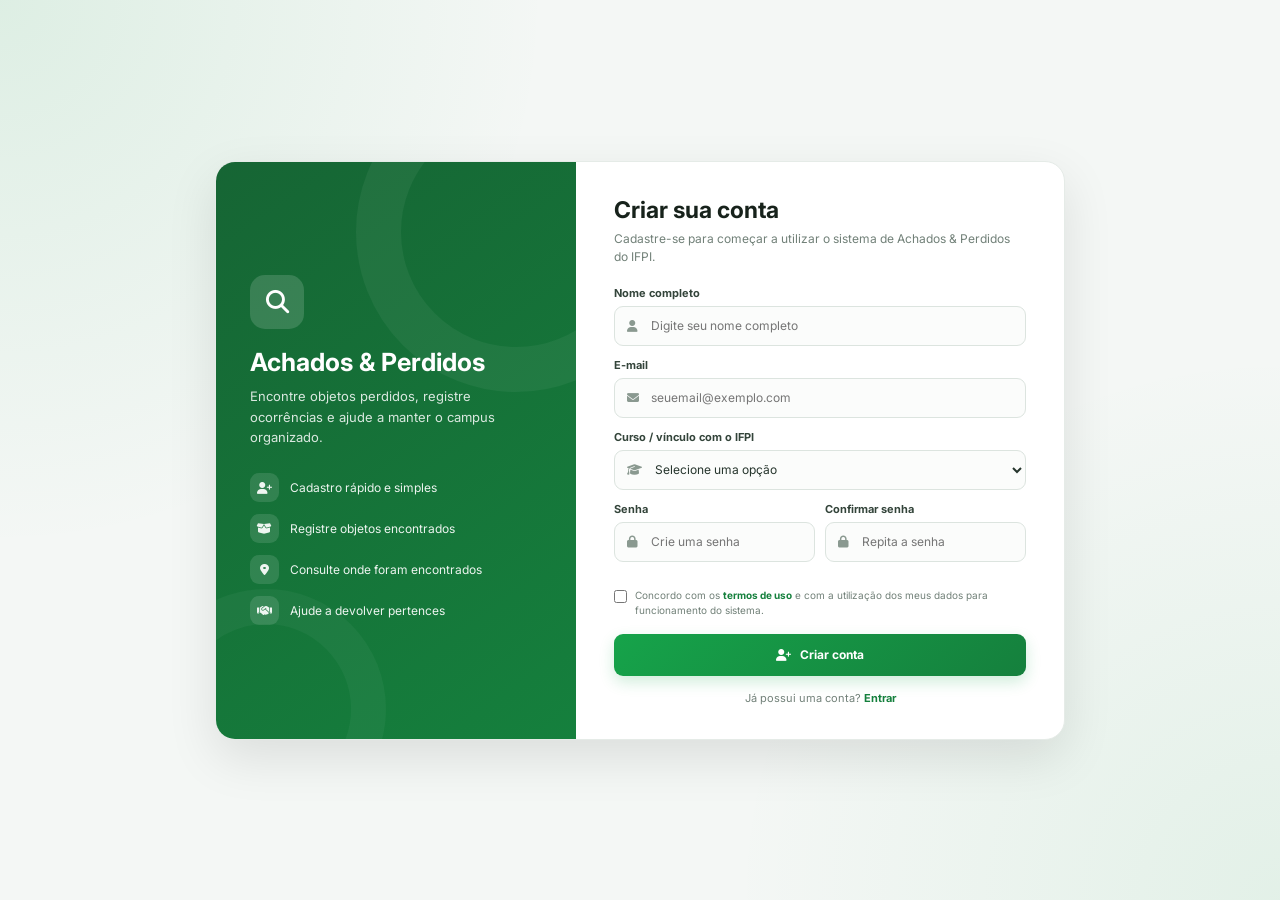
<file: templates/cadastrar.html>
<!DOCTYPE html>
<html lang="pt-BR">
<head>
    <meta charset="UTF-8">
    <meta name="viewport" content="width=device-width, initial-scale=1.0">
    <title>Criar conta — Achados & Perdidos IFPI</title>

    <link rel="preconnect" href="https://fonts.googleapis.com">
    <link rel="preconnect" href="https://fonts.gstatic.com" crossorigin>
    <link href="https://fonts.googleapis.com/css2?family=Inter:wght@400;500;600;700;800&display=swap" rel="stylesheet">

    <link rel="stylesheet"
          href="https://cdnjs.cloudflare.com/ajax/libs/font-awesome/6.5.2/css/all.min.css">

    <style>
        * {
            margin: 0;
            padding: 0;
            box-sizing: border-box;
        }

        body {
            font-family: "Inter", sans-serif;
            background:
                radial-gradient(circle at top left, rgba(22, 163, 74, 0.10), transparent 35%),
                radial-gradient(circle at bottom right, rgba(22, 163, 74, 0.08), transparent 35%),
                #f4f7f5;
            min-height: 100vh;
            display: flex;
            align-items: center;
            justify-content: center;
            padding: 25px;
            color: #17221b;
        }

        .auth-container {
            width: 100%;
            max-width: 850px;
            min-height: 500px;
            background: #ffffff;
            border-radius: 20px;
            overflow: hidden;
            display: grid;
            grid-template-columns: 0.85fr 1.15fr;
            box-shadow: 0 18px 50px rgba(0, 0, 0, 0.10);
            border: 1px solid #e5ebe7;
        }

        /* =========================
           LADO VERDE
        ========================= */

        .brand-section {
            background: linear-gradient(145deg, #166534, #15803d);
            color: white;
            padding: 34px;
            display: flex;
            flex-direction: column;
            justify-content: center;
            position: relative;
            overflow: hidden;
        }

        .brand-section::before {
            content: "";
            width: 230px;
            height: 230px;
            border: 45px solid rgba(255,255,255,0.05);
            border-radius: 50%;
            position: absolute;
            top: -90px;
            right: -100px;
        }

        .brand-section::after {
            content: "";
            width: 170px;
            height: 170px;
            border: 35px solid rgba(255,255,255,0.04);
            border-radius: 50%;
            position: absolute;
            bottom: -90px;
            left: -70px;
        }

        .logo {
            width: 54px;
            height: 54px;
            border-radius: 15px;
            background: rgba(255,255,255,0.15);
            display: flex;
            align-items: center;
            justify-content: center;
            font-size: 23px;
            margin-bottom: 18px;
            position: relative;
            z-index: 2;
        }

        .brand-section h1 {
            font-size: 25px;
            line-height: 1.2;
            margin-bottom: 9px;
            position: relative;
            z-index: 2;
        }

        .brand-section > p {
            color: rgba(255,255,255,0.84);
            font-size: 13px;
            line-height: 1.6;
            margin-bottom: 25px;
            position: relative;
            z-index: 2;
        }

        .benefits {
            display: flex;
            flex-direction: column;
            gap: 12px;
            position: relative;
            z-index: 2;
        }

        .benefit {
            display: flex;
            align-items: center;
            gap: 11px;
            font-size: 12px;
            color: rgba(255,255,255,0.92);
        }

        .benefit i {
            width: 29px;
            height: 29px;
            flex-shrink: 0;
            border-radius: 9px;
            background: rgba(255,255,255,0.12);
            display: flex;
            align-items: center;
            justify-content: center;
            font-size: 12px;
        }

        /* =========================
           FORMULÁRIO
        ========================= */

        .form-section {
            padding: 34px 38px;
            display: flex;
            flex-direction: column;
            justify-content: center;
        }

        .form-header {
            margin-bottom: 20px;
        }

        .form-header h2 {
            font-size: 23px;
            color: #17221b;
            margin-bottom: 6px;
        }

        .form-header p {
            font-size: 12px;
            color: #718078;
            line-height: 1.5;
        }

        .form-group {
            margin-bottom: 12px;
        }

        .form-group label {
            display: block;
            font-size: 11px;
            font-weight: 700;
            color: #33443a;
            margin-bottom: 6px;
        }

        .input-wrapper {
            position: relative;
        }

        .input-wrapper i {
            position: absolute;
            left: 13px;
            top: 50%;
            transform: translateY(-50%);
            color: #8a9990;
            font-size: 12px;
        }

        .input-wrapper input,
        .input-wrapper select {
            width: 100%;
            height: 40px;
            border: 1px solid #dce4df;
            border-radius: 9px;
            padding: 0 12px 0 36px;
            outline: none;
            background: #fbfcfb;
            color: #26352d;
            font-family: inherit;
            font-size: 12px;
            transition: 0.2s;
        }

        .input-wrapper input:focus,
        .input-wrapper select:focus {
            border-color: #16a34a;
            background: #ffffff;
            box-shadow: 0 0 0 3px rgba(22, 163, 74, 0.08);
        }

        .password-row {
            display: grid;
            grid-template-columns: 1fr 1fr;
            gap: 10px;
        }

        .terms {
            display: flex;
            align-items: flex-start;
            gap: 8px;
            margin: 14px 0 16px;
        }

        .terms input {
            margin-top: 2px;
            accent-color: #16a34a;
            cursor: pointer;
        }

        .terms label {
            font-size: 10px;
            line-height: 1.5;
            color: #718078;
            cursor: pointer;
        }

        .terms a {
            color: #15803d;
            text-decoration: none;
            font-weight: 700;
        }

        .terms a:hover {
            text-decoration: underline;
        }

        .btn-submit {
            width: 100%;
            height: 42px;
            border: none;
            border-radius: 9px;
            background: linear-gradient(135deg, #16a34a, #15803d);
            color: white;
            font-family: inherit;
            font-size: 12px;
            font-weight: 700;
            cursor: pointer;
            transition: 0.2s;
            box-shadow: 0 6px 15px rgba(22, 163, 74, 0.20);
        }

        .btn-submit:hover {
            transform: translateY(-1px);
            box-shadow: 0 8px 20px rgba(22, 163, 74, 0.25);
        }

        .btn-submit:active {
            transform: translateY(0);
        }

        .login-link {
            text-align: center;
            margin-top: 15px;
            font-size: 11px;
            color: #718078;
        }

        .login-link a {
            color: #15803d;
            font-weight: 700;
            text-decoration: none;
        }

        .login-link a:hover {
            text-decoration: underline;
        }

        .message {
            display: none;
            padding: 10px 12px;
            border-radius: 8px;
            font-size: 11px;
            margin-bottom: 12px;
        }

        .message.error {
            display: block;
            background: #fef2f2;
            color: #b91c1c;
            border: 1px solid #fecaca;
        }

        .message.success {
            display: block;
            background: #f0fdf4;
            color: #15803d;
            border: 1px solid #bbf7d0;
        }

        /* =========================
           RESPONSIVO
        ========================= */

        @media (max-width: 780px) {
            body {
                padding: 15px;
            }

            .auth-container {
                max-width: 500px;
                grid-template-columns: 1fr;
            }

            .brand-section {
                padding: 25px;
            }

            .brand-section h1 {
                font-size: 22px;
            }

            .benefits {
                display: grid;
                grid-template-columns: 1fr 1fr;
                gap: 10px;
            }

            .form-section {
                padding: 28px 25px;
            }
        }

        @media (max-width: 450px) {
            .password-row {
                grid-template-columns: 1fr;
                gap: 0;
            }

            .benefits {
                grid-template-columns: 1fr;
            }

            .brand-section > p {
                margin-bottom: 18px;
            }

            .form-section {
                padding: 24px 20px;
            }
        }
    </style>
</head>

<body>

    <div class="auth-container">

        <!-- =========================
             LADO ESQUERDO
        ========================== -->

        <section class="brand-section">

            <div class="logo">
                <i class="fa-solid fa-magnifying-glass"></i>
            </div>

            <h1>Achados &amp; Perdidos</h1>

            <p>
                Encontre objetos perdidos, registre ocorrências
                e ajude a manter o campus organizado.
            </p>

            <div class="benefits">

                <div class="benefit">
                    <i class="fa-solid fa-user-plus"></i>
                    <span>Cadastro rápido e simples</span>
                </div>

                <div class="benefit">
                    <i class="fa-solid fa-box-open"></i>
                    <span>Registre objetos encontrados</span>
                </div>

                <div class="benefit">
                    <i class="fa-solid fa-location-dot"></i>
                    <span>Consulte onde foram encontrados</span>
                </div>

                <div class="benefit">
                    <i class="fa-solid fa-handshake"></i>
                    <span>Ajude a devolver pertences</span>
                </div>

            </div>

        </section>


        <!-- =========================
             FORMULÁRIO
        ========================== -->

        <section class="form-section">

            <div class="form-header">
                <h2>Criar sua conta</h2>

                <p>
                    Cadastre-se para começar a utilizar o sistema
                    de Achados &amp; Perdidos do IFPI.
                </p>
            </div>

            <div id="message" class="message"></div>

            <form id="cadastroForm">

                <div class="form-group">
                    <label for="nome">Nome completo</label>

                    <div class="input-wrapper">
                        <i class="fa-solid fa-user"></i>

                        <input
                            type="text"
                            id="nome"
                            placeholder="Digite seu nome completo"
                            autocomplete="name"
                            required
                        >
                    </div>
                </div>


                <div class="form-group">
                    <label for="email">E-mail</label>

                    <div class="input-wrapper">
                        <i class="fa-solid fa-envelope"></i>

                        <input
                            type="email"
                            id="email"
                            placeholder="seuemail@exemplo.com"
                            autocomplete="email"
                            required
                        >
                    </div>
                </div>


                <div class="form-group">
                    <label for="curso">Curso / vínculo com o IFPI</label>

                    <div class="input-wrapper">
                        <i class="fa-solid fa-graduation-cap"></i>

                        <select id="curso" required>
                            <option value="">Selecione uma opção</option>
                            <option value="Estudante">Estudante</option>
                            <option value="Professor(a)">Professor(a)</option>
                            <option value="Servidor(a)">Servidor(a)</option>
                            <option value="Funcionário(a)">Funcionário(a)</option>
                            <option value="Visitante">Visitante</option>
                            <option value="Outro">Outro</option>
                        </select>
                    </div>
                </div>


                <div class="password-row">

                    <div class="form-group">
                        <label for="senha">Senha</label>

                        <div class="input-wrapper">
                            <i class="fa-solid fa-lock"></i>

                            <input
                                type="password"
                                id="senha"
                                placeholder="Crie uma senha"
                                autocomplete="new-password"
                                required
                            >
                        </div>
                    </div>


                    <div class="form-group">
                        <label for="confirmarSenha">Confirmar senha</label>

                        <div class="input-wrapper">
                            <i class="fa-solid fa-lock"></i>

                            <input
                                type="password"
                                id="confirmarSenha"
                                placeholder="Repita a senha"
                                autocomplete="new-password"
                                required
                            >
                        </div>
                    </div>

                </div>


                <div class="terms">

                    <input
                        type="checkbox"
                        id="termos"
                        required
                    >

                    <label for="termos">
                        Concordo com os
                        <a href="#">termos de uso</a>
                        e com a utilização dos meus dados
                        para funcionamento do sistema.
                    </label>

                </div>


                <button type="submit" class="btn-submit">
                    <i class="fa-solid fa-user-plus"></i>
                    &nbsp; Criar conta
                </button>

            </form>


            <div class="login-link">
                Já possui uma conta?
                <a href="{% url 'login' %}">Entrar</a>
            </div>

        </section>

    </div>


    <script>
        const cadastroForm = document.getElementById("cadastroForm");
        const message = document.getElementById("message");

        function mostrarMensagem(texto, tipo) {
            message.textContent = texto;
            message.className = "message " + tipo;
        }


        cadastroForm.addEventListener("submit", function(event) {

            event.preventDefault();

            const nome = document.getElementById("nome").value.trim();
            const email = document.getElementById("email").value.trim().toLowerCase();
            const curso = document.getElementById("curso").value;
            const senha = document.getElementById("senha").value;
            const confirmarSenha = document.getElementById("confirmarSenha").value;
            const termos = document.getElementById("termos").checked;


            /* =========================
               VALIDAÇÕES
            ========================== */

            if (!nome || !email || !curso || !senha || !confirmarSenha) {
                mostrarMensagem(
                    "Preencha todos os campos.",
                    "error"
                );
                return;
            }


            if (senha.length < 6) {
                mostrarMensagem(
                    "A senha precisa ter pelo menos 6 caracteres.",
                    "error"
                );
                return;
            }


            if (senha !== confirmarSenha) {
                mostrarMensagem(
                    "As senhas não coincidem.",
                    "error"
                );
                return;
            }


            if (!termos) {
                mostrarMensagem(
                    "Você precisa aceitar os termos de uso.",
                    "error"
                );
                return;
            }


            /* =========================
               VERIFICAR CONTA EXISTENTE
            ========================== */

            const usuarioExistente = JSON.parse(
                localStorage.getItem("achadosIFPIUser")
            );


            if (
                usuarioExistente &&
                usuarioExistente.email === email
            ) {

                mostrarMensagem(
                    "Este e-mail já possui uma conta. Redirecionando para o login...",
                    "error"
                );

                setTimeout(function() {
                    window.location.replace("login.html");
                }, 900);

                return;
            }


            /* =========================
               DADOS DO USUÁRIO
            ========================== */

            const usuario = {
                nome: nome,
                email: email,
                curso: curso,
                criadoEm: new Date().toISOString()
            };


            /*
             * Dados usados pelo login.
             * Como este é um projeto em HTML/CSS/JS,
             * os dados ficam apenas no navegador.
             */

            const autenticacao = {
                email: email,
                senha: senha
            };


            /* =========================
               SALVAR CONTA
            ========================== */

            localStorage.setItem(
                "achadosIFPIUser",
                JSON.stringify(usuario)
            );

            localStorage.setItem(
                "achadosIFPIAuth",
                JSON.stringify(autenticacao)
            );


            /* =========================
               CRIAR SESSÃO AUTOMATICAMENTE
               APÓS O CADASTRO
            ========================== */

            const sessao = {
                email: email,
                loginAt: new Date().toISOString()
            };

            localStorage.setItem(
                "achadosIFPISession",
                JSON.stringify(sessao)
            );


            /* =========================
               USUÁRIO ATUAL
            ========================== */

            const usuarioAtual = {
                nome: nome,
                email: email,
                curso: curso,
                loggedIn: true
            };

            localStorage.setItem(
                "achadosIFPICurrentUser",
                JSON.stringify(usuarioAtual)
            );


            /* =========================
               SUCESSO
            ========================== */

            mostrarMensagem(
                "Conta criada com sucesso! Entrando no sistema...",
                "success"
            );


            /*
             * AQUI ESTÁ O QUE VOCÊ QUER:
             *
             * NÃO vai para login.html.
             * O usuário já está autenticado,
             * então entra diretamente no index.html.
             */

            setTimeout(function() {
                window.location.replace("/login/");
            }, 900);

            setTimeout(function() {
                window.location.replace("/index/");
            }, 600);
        });
    </script>

</body>
</html>
</file>
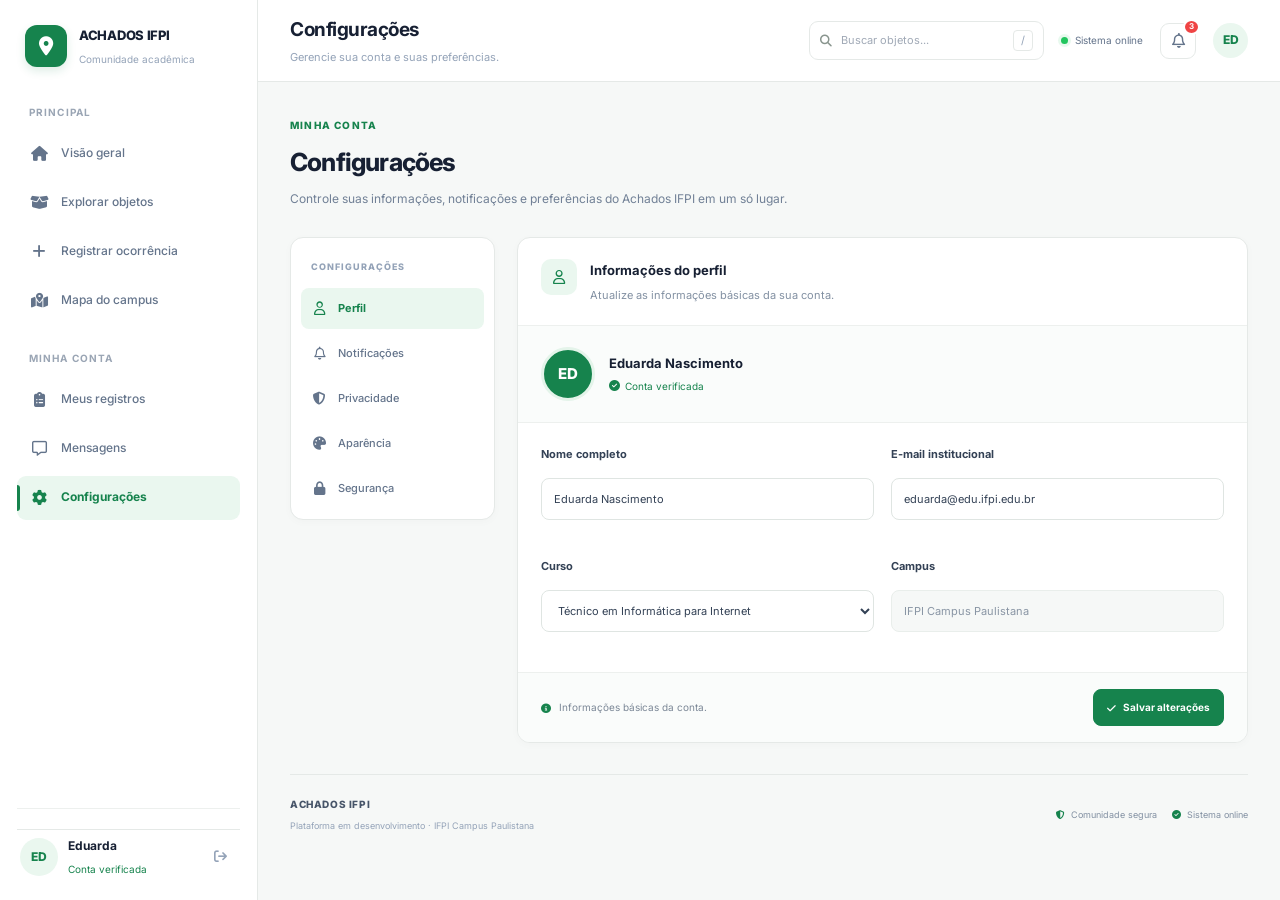
<file: templates/configuracoes.html>
<!DOCTYPE html>
<html lang="pt-BR">

<head>
    <meta charset="UTF-8">
    <meta name="viewport" content="width=device-width, initial-scale=1.0">
    <meta name="description" content="Achados IFPI — Configurações da conta">

    <title>Achados IFPI | Configurações</title>

    <!-- FONTES -->
    <link rel="preconnect" href="https://fonts.googleapis.com">
    <link rel="preconnect" href="https://fonts.gstatic.com" crossorigin>
    <link href="https://fonts.googleapis.com/css2?family=Inter:wght@400;500;600;700;800&display=swap" rel="stylesheet">

    <!-- FONT AWESOME -->
    <link rel="stylesheet" href="https://cdnjs.cloudflare.com/ajax/libs/font-awesome/6.5.2/css/all.min.css">

    <!-- CSS ORIGINAL DO PROJETO -->
    <link rel="stylesheet" href="style.css">

    <style>
        /* =====================================================
           CONFIGURAÇÕES GERAIS
        ===================================================== */

        :root {
            --primary: #16834d;
            --primary-dark: #116b3e;
            --primary-light: #eaf7ef;
            --page-bg: #f6f8f7;
            --surface: #ffffff;
            --surface-soft: #f8faf9;
            --text-primary: #172033;
            --text-secondary: #64748b;
            --text-muted: #94a3b8;
            --border: #e5e9e7;
            --border-light: #edf0ee;
            --danger: #dc2626;
            --sidebar-width: 258px;
            --header-height: 82px;
            --radius: 13px;
            --shadow: 0 2px 8px rgba(15, 23, 42, 0.025);
        }

        * {
            box-sizing: border-box;
        }

        html {
            min-height: 100%;
            scroll-behavior: smooth;
        }

        body {
            margin: 0;
            min-height: 100vh;
            background: var(--page-bg);
            color: var(--text-primary);
            font-family: "Inter", sans-serif;
            font-size: 14px;
            -webkit-font-smoothing: antialiased;
        }

        button,
        input,
        select {
            font: inherit;
        }

        button,
        a,
        input,
        select {
            -webkit-tap-highlight-color: transparent;
        }

        button:focus-visible,
        a:focus-visible,
        input:focus-visible,
        select:focus-visible {
            outline: 3px solid rgba(22, 131, 77, 0.22);
            outline-offset: 3px;
        }

        a {
            color: inherit;
            text-decoration: none;
        }

        button {
            font-family: inherit;
        }

        .app {
            display: flex;
            min-height: 100vh;
            width: 100%;
        }

        /* =====================================================
           SIDEBAR — PADRÃO DO ACHADOS IFPI
        ===================================================== */

        .sidebar {
            position: fixed;
            inset: 0 auto 0 0;
            z-index: 100;
            display: flex;
            flex-direction: column;
            width: var(--sidebar-width);
            height: 100vh;
            height: 100dvh;
            padding: 25px 17px 16px;
            overflow-y: auto;
            background: #ffffff;
            border-right: 1px solid var(--border);
            transition: transform 0.25s ease;
        }

        .logo {
            display: flex;
            align-items: center;
            gap: 12px;
            padding: 0 8px;
            margin-bottom: 37px;
        }

        .logo-icon {
            display: flex;
            align-items: center;
            justify-content: center;
            flex: 0 0 42px;
            width: 42px;
            height: 42px;
            border-radius: 12px;
            color: #ffffff;
            background: var(--primary);
            box-shadow: 0 4px 10px rgba(22, 131, 77, 0.14);
            font-size: 19px;
        }

        .logo-text {
            display: flex;
            flex-direction: column;
            min-width: 0;
            gap: 4px;
        }

        .logo-text strong {
            color: #172033;
            font-size: 13px;
            font-weight: 800;
            letter-spacing: -0.3px;
            white-space: nowrap;
        }

        .logo-text span {
            color: #94a3b8;
            font-size: 10px;
            white-space: nowrap;
        }

        .menu-title {
            padding: 0 12px;
            margin: 0 0 11px;
            color: #9aa5b4;
            font-size: 10px;
            font-weight: 700;
            letter-spacing: 1.1px;
            text-transform: uppercase;
        }

        .menu {
            display: flex;
            flex-direction: column;
            gap: 5px;
            margin-bottom: 29px;
        }

        .menu a {
            position: relative;
            display: flex;
            align-items: center;
            gap: 13px;
            min-height: 44px;
            padding: 0 13px;
            border-radius: 9px;
            color: #64748b;
            font-size: 12px;
            font-weight: 500;
            transition: background 0.2s, color 0.2s;
        }

        .menu a i {
            display: flex;
            align-items: center;
            justify-content: center;
            width: 18px;
            font-size: 15px;
        }

        .menu a:hover {
            background: #f5f8f6;
            color: var(--primary);
        }

        .menu a.active {
            background: #eaf7ef;
            color: var(--primary);
            font-weight: 700;
        }

        .menu a.active::before {
            position: absolute;
            top: 9px;
            bottom: 9px;
            left: 0;
            width: 3px;
            border-radius: 0 4px 4px 0;
            background: var(--primary);
            content: "";
        }

        .sidebar-bottom {
            margin-top: auto;
            padding-top: 20px;
            border-top: 1px solid var(--border-light);
        }

        .profile {
            display: flex;
            align-items: center;
            gap: 10px;
            min-width: 0;
            padding: 7px 3px;
        }

        .avatar,
        .header-avatar {
            display: flex;
            align-items: center;
            justify-content: center;
            flex-shrink: 0;
            width: 38px;
            height: 38px;
            border-radius: 50%;
            background: #eaf7ef;
            color: var(--primary);
            font-size: 12px;
            font-weight: 800;
        }

        .profile-info {
            display: flex;
            flex: 1;
            flex-direction: column;
            min-width: 0;
            gap: 4px;
        }

        .profile-info strong {
            overflow: hidden;
            color: #172033;
            font-size: 12px;
            font-weight: 700;
            text-overflow: ellipsis;
            white-space: nowrap;
        }

        .profile-info span {
            color: #16834d;
            font-size: 10px;
        }

        .logout-button {
            display: flex;
            align-items: center;
            justify-content: center;
            width: 34px;
            height: 34px;
            flex-shrink: 0;
            border: 0;
            border-radius: 8px;
            background: transparent;
            color: #94a3b8;
            cursor: pointer;
            transition: 0.2s;
        }

        .logout-button:hover {
            background: #fef2f2;
            color: var(--danger);
        }

        /* =====================================================
           ÁREA PRINCIPAL E CABEÇALHO
        ===================================================== */

        .main {
            display: flex;
            flex-direction: column;
            min-width: 0;
            min-height: 100vh;
            width: calc(100% - var(--sidebar-width));
            margin-left: var(--sidebar-width);
        }

        .header {
            position: sticky;
            top: 0;
            z-index: 50;
            display: flex;
            align-items: center;
            justify-content: space-between;
            gap: 20px;
            min-height: var(--header-height);
            padding: 15px 32px;
            background: rgba(255, 255, 255, 0.96);
            border-bottom: 1px solid var(--border);
            backdrop-filter: blur(12px);
        }

        .header-left,
        .header-right {
            display: flex;
            align-items: center;
        }

        .header-left {
            gap: 13px;
            min-width: 0;
        }

        .header-title {
            margin: 0;
            color: #172033;
            font-size: 19px;
            font-weight: 700;
            letter-spacing: -0.5px;
        }

        .header-subtitle {
            margin: 5px 0 0;
            color: #94a3b8;
            font-size: 11px;
        }

        .header-right {
            gap: 17px;
        }

        .global-search {
            display: flex;
            align-items: center;
            gap: 9px;
            width: 235px;
            height: 39px;
            padding: 0 10px;
            border: 1px solid #e5e9e7;
            border-radius: 9px;
            background: #ffffff;
            color: #94a3b8;
            transition: border-color 0.2s, box-shadow 0.2s;
        }

        .global-search:focus-within {
            border-color: #86c9a3;
            box-shadow: 0 0 0 3px rgba(22, 131, 77, 0.07);
        }

        .global-search > i {
            font-size: 12px;
        }

        .global-search input {
            width: 100%;
            min-width: 0;
            padding: 0;
            border: 0;
            outline: none;
            background: transparent;
            color: #334155;
            font-size: 11px;
        }

        .global-search input:focus {
            outline: none;
        }

        .global-search input::placeholder {
            color: #a0a9b6;
        }

        .search-shortcut {
            display: flex;
            align-items: center;
            justify-content: center;
            width: 20px;
            height: 21px;
            flex-shrink: 0;
            border: 1px solid #e5e9e7;
            border-radius: 4px;
            color: #94a3b8;
            font-size: 11px;
        }

        .system-status {
            display: flex;
            align-items: center;
            gap: 7px;
            color: #64748b;
            font-size: 10px;
            white-space: nowrap;
        }

        .online-dot {
            width: 7px;
            height: 7px;
            border-radius: 50%;
            background: #22c55e;
            box-shadow: 0 0 0 3px rgba(34, 197, 94, 0.1);
        }

        .notification-button {
            position: relative;
            display: flex;
            align-items: center;
            justify-content: center;
            width: 36px;
            height: 36px;
            border: 1px solid var(--border);
            border-radius: 9px;
            background: #ffffff;
            color: #64748b;
            font-size: 15px;
            transition: 0.2s;
        }

        .notification-button:hover {
            border-color: #b7ddc6;
            color: var(--primary);
        }

        .notification-count {
            position: absolute;
            top: -5px;
            right: -5px;
            display: flex;
            align-items: center;
            justify-content: center;
            width: 16px;
            height: 16px;
            border: 2px solid #ffffff;
            border-radius: 50%;
            background: #ef4444;
            color: #ffffff;
            font-size: 8px;
            font-weight: 700;
        }

        .header-avatar {
            width: 35px;
            height: 35px;
            border: 0;
        }

        .mobile-menu-button {
            display: none;
            align-items: center;
            justify-content: center;
            width: 38px;
            height: 38px;
            border: 1px solid var(--border);
            border-radius: 9px;
            background: #ffffff;
            color: #475569;
            cursor: pointer;
        }

        /* =====================================================
           CONTEÚDO
        ===================================================== */

        .content {
            flex: 1;
            width: 100%;
            padding: 31px 32px 22px;
        }

        .settings-page {
            width: 100%;
            max-width: 1200px;
            margin: 0 auto;
        }

        .settings-intro {
            margin-bottom: 27px;
        }

        .section-eyebrow {
            display: inline-block;
            margin-bottom: 9px;
            color: var(--primary);
            font-size: 10px;
            font-weight: 800;
            letter-spacing: 1.2px;
        }

        .settings-intro h2 {
            margin: 0 0 8px;
            color: #172033;
            font-size: 25px;
            font-weight: 750;
            letter-spacing: -0.8px;
        }

        .settings-intro p {
            max-width: 650px;
            margin: 0;
            color: #718096;
            font-size: 12px;
            line-height: 1.7;
        }

        /* =====================================================
           LAYOUT DAS CONFIGURAÇÕES
        ===================================================== */

        .settings-layout {
            display: grid;
            grid-template-columns: 205px minmax(0, 1fr);
            align-items: start;
            gap: 22px;
        }

        .settings-nav {
            position: sticky;
            top: calc(var(--header-height) + 20px);
            display: flex;
            flex-direction: column;
            gap: 4px;
            padding: 10px;
            border: 1px solid var(--border);
            border-radius: var(--radius);
            background: var(--surface);
            box-shadow: var(--shadow);
        }

        .settings-nav-title {
            padding: 12px 10px 10px;
            color: #94a3b8;
            font-size: 9px;
            font-weight: 800;
            letter-spacing: 1px;
            text-transform: uppercase;
        }

        .settings-nav button {
            display: flex;
            align-items: center;
            gap: 10px;
            width: 100%;
            min-height: 41px;
            padding: 10px;
            border: 0;
            border-radius: 8px;
            background: transparent;
            color: #64748b;
            font-size: 11px;
            font-weight: 500;
            text-align: left;
            cursor: pointer;
            transition: background 0.2s, color 0.2s;
        }

        .settings-nav button i {
            width: 17px;
            flex-shrink: 0;
            font-size: 13px;
            text-align: center;
        }

        .settings-nav button:hover {
            background: #f5f8f6;
            color: var(--primary);
        }

        .settings-nav button.active {
            background: var(--primary-light);
            color: var(--primary);
            font-weight: 700;
        }

        .settings-content {
            min-width: 0;
        }

        .settings-section {
            display: none;
            min-width: 0;
            animation: sectionAppear 0.2s ease;
        }

        .settings-section.active {
            display: block;
        }

        @keyframes sectionAppear {
            from {
                opacity: 0;
                transform: translateY(4px);
            }

            to {
                opacity: 1;
                transform: translateY(0);
            }
        }

        /* =====================================================
           CARDS E CABEÇALHOS
        ===================================================== */

        .settings-card {
            min-width: 0;
            margin-bottom: 18px;
            overflow: hidden;
            border: 1px solid var(--border);
            border-radius: var(--radius);
            background: var(--surface);
            box-shadow: var(--shadow);
        }

        .settings-card-header {
            display: flex;
            align-items: flex-start;
            gap: 13px;
            padding: 21px 23px;
            border-bottom: 1px solid var(--border-light);
        }

        .settings-card-header > div {
            min-width: 0;
        }

        .settings-card-header h3 {
            margin: 1px 0 6px;
            color: #172033;
            font-size: 13px;
            font-weight: 700;
        }

        .settings-card-header p {
            margin: 0;
            color: #8290a2;
            font-size: 11px;
            line-height: 1.65;
        }

        .settings-icon {
            display: flex;
            align-items: center;
            justify-content: center;
            flex: 0 0 36px;
            width: 36px;
            height: 36px;
            border-radius: 10px;
            background: #eaf7ef;
            color: #16834d;
            font-size: 14px;
        }

        .settings-icon.blue {
            background: #eff6ff;
            color: #2563eb;
        }

        .settings-icon.purple {
            background: #f5f0ff;
            color: #7c3aed;
        }

        .settings-icon.yellow {
            background: #fff8e8;
            color: #d97706;
        }

        /* =====================================================
           PERFIL
        ===================================================== */

        .profile-preview {
            display: flex;
            align-items: center;
            gap: 14px;
            padding: 21px 23px;
            background: #fafcfb;
            border-bottom: 1px solid var(--border-light);
        }

        .settings-big-avatar {
            display: flex;
            align-items: center;
            justify-content: center;
            flex: 0 0 54px;
            width: 54px;
            height: 54px;
            border: 3px solid #e4f4ea;
            border-radius: 50%;
            background: var(--primary);
            color: #ffffff;
            font-size: 15px;
            font-weight: 800;
        }

        .profile-preview-info {
            display: flex;
            flex-direction: column;
            gap: 6px;
            min-width: 0;
        }

        .profile-preview-info strong {
            overflow-wrap: anywhere;
            color: #172033;
            font-size: 13px;
            font-weight: 700;
        }

        .profile-preview-info span {
            color: #64748b;
            font-size: 10px;
        }

        .verified-label {
            display: inline-flex;
            align-items: center;
            gap: 5px;
            color: #16834d !important;
        }

        .verified-label i {
            font-size: 11px;
        }

        /* =====================================================
           FORMULÁRIOS
        ===================================================== */

        .settings-body {
            padding: 23px;
        }

        .settings-grid {
            display: grid;
            grid-template-columns: repeat(2, minmax(0, 1fr));
            gap: 21px 17px;
        }

        .form-group {
            display: flex;
            flex-direction: column;
            min-width: 0;
            gap: 8px;
        }

        .form-group label {
            color: #334155;
            font-size: 11px;
            font-weight: 700;
        }

        .form-group input,
        .form-group select {
            display: block;
            width: 100%;
            min-width: 0;
            height: 42px;
            padding: 0 12px;
            border: 1px solid #dfe5e2;
            border-radius: 8px;
            outline: none;
            background: #ffffff;
            color: #334155;
            font-family: inherit;
            font-size: 11px;
            transition: border-color 0.2s, box-shadow 0.2s;
        }

        .form-group select {
            padding-right: 30px;
            cursor: pointer;
        }

        .form-group input:focus,
        .form-group select:focus {
            border-color: #6ac08c;
            box-shadow: 0 0 0 3px rgba(22, 131, 77, 0.08);
        }

        .form-group input:disabled {
            border-color: #e9eeeb;
            background: #f6f8f7;
            color: #8995a4;
            cursor: not-allowed;
        }

        /* =====================================================
           RODAPÉ DOS CARDS
        ===================================================== */

        .settings-footer {
            display: flex;
            align-items: center;
            justify-content: space-between;
            gap: 14px;
            padding: 16px 23px;
            border-top: 1px solid var(--border-light);
            background: #fafcfb;
        }

        .settings-footer-info {
            display: flex;
            align-items: center;
            gap: 8px;
            color: #7b8796;
            font-size: 10px;
            line-height: 1.5;
        }

        .settings-footer-info i {
            flex-shrink: 0;
            color: var(--primary);
        }

        /* =====================================================
           BOTÕES
        ===================================================== */

        .settings-button {
            display: inline-flex;
            align-items: center;
            justify-content: center;
            gap: 7px;
            min-height: 37px;
            padding: 0 13px;
            border: 1px solid #dce4df;
            border-radius: 8px;
            background: #ffffff;
            color: #475569;
            font-size: 10px;
            font-weight: 700;
            white-space: nowrap;
            cursor: pointer;
            transition: background 0.2s, color 0.2s, border-color 0.2s;
        }

        .settings-button:hover {
            border-color: #8ac9a2;
            background: #f0faf3;
            color: #16834d;
        }

        .settings-button.primary {
            border-color: var(--primary);
            background: var(--primary);
            color: #ffffff;
        }

        .settings-button.primary:hover {
            border-color: var(--primary-dark);
            background: var(--primary-dark);
            color: #ffffff;
        }

        .settings-button:disabled {
            opacity: 0.6;
            cursor: not-allowed;
        }

        /* =====================================================
           OPÇÕES E ALTERNÂNCIAS
        ===================================================== */

        .settings-options {
            padding: 4px 23px;
        }

        .settings-option {
            display: flex;
            align-items: center;
            justify-content: space-between;
            gap: 18px;
            padding: 19px 0;
            border-bottom: 1px solid var(--border-light);
            cursor: pointer;
        }

        .settings-option:last-child {
            border-bottom: 0;
        }

        .settings-option-text {
            display: flex;
            flex: 1;
            flex-direction: column;
            min-width: 0;
            gap: 6px;
        }

        .settings-option-text strong {
            color: #334155;
            font-size: 11px;
            font-weight: 700;
        }

        .settings-option-text span {
            color: #8b97a6;
            font-size: 10px;
            line-height: 1.65;
        }

        .toggle-input {
            position: absolute;
            width: 1px;
            height: 1px;
            margin: -1px;
            overflow: hidden;
            clip: rect(0, 0, 0, 0);
            clip-path: inset(50%);
            white-space: nowrap;
        }

        .toggle {
            position: relative;
            display: inline-block;
            flex: 0 0 40px;
            width: 40px;
            height: 23px;
            border-radius: 20px;
            background: #cbd5e1;
            cursor: pointer;
            transition: background 0.2s;
        }

        .toggle::after {
            position: absolute;
            top: 3px;
            left: 3px;
            width: 17px;
            height: 17px;
            border-radius: 50%;
            background: #ffffff;
            box-shadow: 0 1px 3px rgba(0, 0, 0, 0.16);
            content: "";
            transition: transform 0.2s;
        }

        .toggle-input:checked + .toggle {
            background: var(--primary);
        }

        .toggle-input:checked + .toggle::after {
            transform: translateX(17px);
        }

        .toggle-input:focus-visible + .toggle {
            outline: 3px solid rgba(22, 131, 77, 0.25);
            outline-offset: 3px;
        }

        /* =====================================================
           APARÊNCIA
        ===================================================== */

        .theme-grid {
            display: grid;
            grid-template-columns: repeat(3, minmax(0, 1fr));
            gap: 13px;
        }

        .theme-option {
            min-width: 0;
            padding: 10px;
            border: 1px solid #e0e7e3;
            border-radius: 10px;
            background: #ffffff;
            text-align: left;
            cursor: pointer;
            transition: border-color 0.2s, box-shadow 0.2s;
        }

        .theme-option:hover {
            border-color: #8ac9a2;
        }

        .theme-option.active {
            border-color: var(--primary);
            box-shadow: 0 0 0 2px rgba(22, 131, 77, 0.08);
        }

        .theme-preview {
            display: flex;
            height: 83px;
            margin-bottom: 12px;
            overflow: hidden;
            border: 1px solid #e0e7e3;
            border-radius: 7px;
        }

        .theme-sidebar {
            width: 25%;
            flex-shrink: 0;
        }

        .theme-main {
            flex: 1;
            min-width: 0;
            padding: 10px 8px;
        }

        .theme-line {
            height: 6px;
            margin-bottom: 7px;
            border-radius: 4px;
        }

        .theme-line:first-child {
            width: 85%;
        }

        .theme-line:nth-child(2) {
            width: 65%;
        }

        .theme-line:nth-child(3) {
            width: 75%;
        }

        .theme-light .theme-sidebar {
            background: #eaf1ec;
        }

        .theme-light .theme-main {
            background: #ffffff;
        }

        .theme-light .theme-line {
            background: #dfe7e2;
        }

        .theme-dark .theme-sidebar {
            background: #172033;
        }

        .theme-dark .theme-main {
            background: #0f172a;
        }

        .theme-dark .theme-line {
            background: #334155;
        }

        .theme-system .theme-sidebar {
            background: linear-gradient(to bottom, #eaf1ec 50%, #172033 50%);
        }

        .theme-system .theme-main {
            background: linear-gradient(to bottom, #ffffff 50%, #0f172a 50%);
        }

        .theme-system .theme-line {
            background: #cbd5e1;
        }

        .theme-option strong {
            display: block;
            margin-bottom: 5px;
            color: #334155;
            font-size: 11px;
        }

        .theme-option > span {
            display: block;
            color: #94a3b8;
            font-size: 9px;
            line-height: 1.5;
        }

        /* =====================================================
           SEGURANÇA
        ===================================================== */

        .security-row {
            display: flex;
            align-items: center;
            gap: 13px;
            padding: 19px 23px;
            border-bottom: 1px solid var(--border-light);
        }

        .security-row:last-child {
            border-bottom: 0;
        }

        .security-row-icon {
            display: flex;
            align-items: center;
            justify-content: center;
            flex: 0 0 38px;
            width: 38px;
            height: 38px;
            border-radius: 10px;
            background: #f4f7f5;
            color: #64748b;
            font-size: 14px;
        }

        .security-row-content {
            flex: 1;
            min-width: 0;
        }

        .security-row-content strong {
            display: block;
            margin-bottom: 5px;
            color: #334155;
            font-size: 11px;
            font-weight: 700;
        }

        .security-row-content span {
            display: block;
            color: #8b97a6;
            font-size: 10px;
            line-height: 1.65;
        }

        .security-status {
            flex-shrink: 0;
            color: #16834d;
            font-size: 9px;
            font-weight: 800;
            letter-spacing: 0.5px;
        }

        /* =====================================================
           RODAPÉ PRINCIPAL
        ===================================================== */

        .footer {
            display: flex;
            align-items: center;
            justify-content: space-between;
            gap: 20px;
            padding: 22px 0 5px;
            margin-top: 13px;
            border-top: 1px solid #e5e9e7;
        }

        .footer > div:first-child {
            display: flex;
            flex-direction: column;
            gap: 6px;
        }

        .footer > div:first-child strong {
            color: #475569;
            font-size: 10px;
            font-weight: 800;
            letter-spacing: 0.6px;
        }

        .footer > div:first-child span {
            color: #94a3b8;
            font-size: 9px;
            line-height: 1.5;
        }

        .footer-right {
            display: flex;
            align-items: center;
            flex-wrap: wrap;
            gap: 15px;
        }

        .footer-right span {
            display: inline-flex;
            align-items: center;
            gap: 6px;
            color: #8290a2;
            font-size: 9px;
        }

        .footer-right i {
            color: var(--primary);
        }

        /* =====================================================
           MODAL DE SENHA
        ===================================================== */

        .settings-modal-overlay {
            position: fixed;
            inset: 0;
            z-index: 999;
            display: none;
            align-items: center;
            justify-content: center;
            padding: 18px;
            background: rgba(15, 23, 42, 0.55);
            backdrop-filter: blur(3px);
        }

        .settings-modal-overlay.active {
            display: flex;
        }

        .settings-modal {
            position: relative;
            width: 100%;
            max-width: 440px;
            max-height: calc(100dvh - 36px);
            padding: 27px;
            overflow-y: auto;
            border: 1px solid #e8eeea;
            border-radius: 15px;
            background: #ffffff;
            box-shadow: 0 24px 70px rgba(15, 23, 42, 0.24);
            animation: modalAppear 0.2s ease;
        }

        @keyframes modalAppear {
            from {
                opacity: 0;
                transform: translateY(8px) scale(0.99);
            }

            to {
                opacity: 1;
                transform: translateY(0) scale(1);
            }
        }

        .settings-modal-close {
            position: absolute;
            top: 15px;
            right: 15px;
            display: flex;
            align-items: center;
            justify-content: center;
            width: 32px;
            height: 32px;
            border: 0;
            border-radius: 8px;
            background: #f3f6f4;
            color: #64748b;
            cursor: pointer;
            transition: 0.2s;
        }

        .settings-modal-close:hover {
            background: #e8efeb;
            color: #334155;
        }

        .settings-modal h3 {
            margin: 0 38px 8px 0;
            color: #172033;
            font-size: 17px;
            font-weight: 750;
        }

        .settings-modal > p {
            margin: 0 0 23px;
            color: #748195;
            font-size: 11px;
            line-height: 1.75;
        }

        .settings-modal .form-group {
            margin-bottom: 17px;
        }

        .modal-actions {
            display: flex;
            justify-content: flex-end;
            flex-wrap: wrap;
            gap: 9px;
            margin-top: 24px;
            padding-top: 18px;
            border-top: 1px solid var(--border-light);
        }

        /* =====================================================
           TOAST / MENSAGENS
        ===================================================== */

        .settings-toast {
            position: fixed;
            right: 25px;
            bottom: 25px;
            z-index: 1100;
            display: flex;
            align-items: center;
            gap: 11px;
            width: min(370px, calc(100vw - 30px));
            padding: 14px 16px;
            border: 1px solid rgba(255, 255, 255, 0.08);
            border-radius: 11px;
            background: #172033;
            color: #ffffff;
            box-shadow: 0 12px 35px rgba(15, 23, 42, 0.2);
            opacity: 0;
            pointer-events: none;
            transform: translateY(12px);
            transition: opacity 0.25s, transform 0.25s;
        }

        .settings-toast.show {
            opacity: 1;
            pointer-events: auto;
            transform: translateY(0);
        }

        .toast-check {
            display: flex;
            align-items: center;
            justify-content: center;
            flex: 0 0 29px;
            width: 29px;
            height: 29px;
            border-radius: 50%;
            background: #16834d;
            color: #ffffff;
            font-size: 11px;
        }

        .toast-text {
            display: flex;
            flex-direction: column;
            min-width: 0;
            gap: 4px;
        }

        .settings-toast strong {
            color: #ffffff;
            font-size: 11px;
            font-weight: 700;
        }

        .settings-toast span {
            color: #cbd5e1;
            font-size: 10px;
            line-height: 1.5;
        }

        /* =====================================================
           FUNDO DO MENU MOBILE
        ===================================================== */

        .sidebar-overlay {
            position: fixed;
            inset: 0;
            z-index: 90;
            display: none;
            background: rgba(15, 23, 42, 0.4);
        }

        .sidebar-overlay.active {
            display: block;
        }

        /* =====================================================
           TEMA ESCURO
        ===================================================== */

        body.dark-theme {
            --page-bg: #0f172a;
            --surface: #172033;
            --surface-soft: #1e293b;
            --text-primary: #e2e8f0;
            --text-secondary: #a7b3c4;
            --text-muted: #94a3b8;
            --border: #334155;
            --border-light: #2b394d;
        }

        body.dark-theme .sidebar,
        body.dark-theme .header,
        body.dark-theme .settings-card,
        body.dark-theme .settings-nav {
            background: #172033;
            border-color: #334155;
        }

        body.dark-theme .logo-text strong,
        body.dark-theme .header-title,
        body.dark-theme .settings-intro h2,
        body.dark-theme .settings-card-header h3,
        body.dark-theme .profile-preview-info strong,
        body.dark-theme .form-group label,
        body.dark-theme .settings-option-text strong,
        body.dark-theme .security-row-content strong,
        body.dark-theme .theme-option strong,
        body.dark-theme .footer > div:first-child strong {
            color: #e2e8f0;
        }

        body.dark-theme .profile-info strong {
            color: #e2e8f0;
        }

        body.dark-theme .menu a {
            color: #a7b3c4;
        }

        body.dark-theme .menu a:hover,
        body.dark-theme .settings-nav button:hover {
            background: #223047;
            color: #86d6a4;
        }

        body.dark-theme .menu a.active,
        body.dark-theme .settings-nav button.active {
            background: #153d2b;
            color: #86d6a4;
        }

        body.dark-theme .settings-intro p,
        body.dark-theme .settings-card-header p,
        body.dark-theme .profile-preview-info span,
        body.dark-theme .settings-option-text span,
        body.dark-theme .security-row-content span,
        body.dark-theme .footer > div:first-child span,
        body.dark-theme .footer-right span {
            color: #9aa9bc;
        }

        body.dark-theme .profile-preview,
        body.dark-theme .settings-footer,
        body.dark-theme .security-row-icon {
            background: #1c293d;
            border-color: #334155;
        }

        body.dark-theme .form-group input,
        body.dark-theme .form-group select,
        body.dark-theme .global-search,
        body.dark-theme .notification-button,
        body.dark-theme .header-avatar,
        body.dark-theme .theme-option,
        body.dark-theme .settings-button:not(.primary) {
            background: #1e293b;
            border-color: #3b4a60;
            color: #e2e8f0;
        }

        body.dark-theme .form-group input:disabled {
            background: #202d42;
            color: #8998ac;
        }

        body.dark-theme .settings-button:not(.primary):hover {
            background: #223a2e;
            color: #86d6a4;
        }

        body.dark-theme .global-search input {
            color: #e2e8f0;
        }

        body.dark-theme .theme-preview {
            border-color: #3b4a60;
        }

        body.dark-theme .footer {
            border-color: #334155;
        }

        body.dark-theme .sidebar-bottom {
            border-color: #334155;
        }

        body.dark-theme .logo-text span,
        body.dark-theme .menu-title,
        body.dark-theme .settings-nav-title,
        body.dark-theme .settings-footer-info {
            color: #8493a8;
        }

        /* =====================================================
           RESPONSIVIDADE
        ===================================================== */

        @media (max-width: 1200px) {
            .header {
                padding-right: 24px;
                padding-left: 24px;
            }

            .content {
                padding-right: 24px;
                padding-left: 24px;
            }

            .header-right {
                gap: 12px;
            }

            .global-search {
                width: 195px;
            }

            .settings-layout {
                grid-template-columns: 185px minmax(0, 1fr);
                gap: 17px;
            }
        }

        @media (max-width: 1000px) {
            :root {
                --sidebar-width: 230px;
            }

            .global-search {
                width: 165px;
            }

            .system-status {
                display: none;
            }

            .settings-layout {
                grid-template-columns: 1fr;
            }

            .settings-nav {
                position: static;
                display: flex;
                flex-direction: row;
                flex-wrap: wrap;
                gap: 5px;
                padding: 9px;
            }

            .settings-nav-title {
                display: none;
            }

            .settings-nav button {
                width: auto;
                flex: 1 1 auto;
                justify-content: center;
                padding: 10px 12px;
            }
        }

        @media (max-width: 760px) {
            :root {
                --header-height: 72px;
            }

            .sidebar {
                width: 270px;
                max-width: calc(100vw - 45px);
                transform: translateX(-105%);
                box-shadow: none;
            }

            .sidebar.open {
                transform: translateX(0);
                box-shadow: 15px 0 40px rgba(15, 23, 42, 0.12);
            }

            .main {
                width: 100%;
                margin-left: 0;
            }

            .header {
                min-height: var(--header-height);
                padding: 13px 18px;
            }

            .mobile-menu-button {
                display: flex;
                flex-shrink: 0;
            }

            .header-title {
                font-size: 16px;
            }

            .header-subtitle {
                max-width: 250px;
                font-size: 10px;
            }

            .header-right {
                gap: 10px;
            }

            .global-search {
                display: none;
            }

            .content {
                padding: 25px 18px 20px;
            }

            .settings-intro h2 {
                font-size: 23px;
            }

            .settings-nav {
                display: grid;
                grid-template-columns: repeat(3, minmax(0, 1fr));
            }

            .settings-nav button {
                justify-content: flex-start;
                min-width: 0;
                padding: 10px 9px;
                font-size: 10px;
            }

            .settings-nav button i {
                width: 14px;
                font-size: 12px;
            }
        }

        @media (max-width: 560px) {
            .header {
                gap: 9px;
                padding-right: 13px;
                padding-left: 13px;
            }

            .header-left {
                gap: 9px;
            }

            .header-subtitle {
                max-width: 190px;
                line-height: 1.4;
            }

            .notification-button {
                width: 33px;
                height: 33px;
            }

            .header-avatar {
                width: 32px;
                height: 32px;
                font-size: 10px;
            }

            .content {
                padding: 22px 13px 18px;
            }

            .settings-intro {
                margin-bottom: 21px;
            }

            .settings-intro h2 {
                font-size: 22px;
            }

            .settings-intro p {
                font-size: 11px;
            }

            .settings-layout {
                gap: 13px;
            }

            .settings-nav {
                gap: 4px;
                padding: 7px;
            }

            .settings-nav button {
                justify-content: center;
                gap: 6px;
                padding: 10px 5px;
                font-size: 9px;
            }

            .settings-nav button i {
                width: auto;
            }

            .settings-card-header {
                gap: 11px;
                padding: 17px;
            }

            .settings-card-header h3 {
                font-size: 12px;
            }

            .settings-card-header p {
                font-size: 10px;
            }

            .profile-preview {
                padding: 17px;
            }

            .settings-body {
                padding: 18px 17px;
            }

            .settings-grid {
                grid-template-columns: minmax(0, 1fr);
                gap: 17px;
            }

            .settings-footer {
                align-items: stretch;
                flex-direction: column;
                padding: 16px 17px;
            }

            .settings-footer .settings-button {
                width: 100%;
            }

            .settings-options {
                padding-right: 17px;
                padding-left: 17px;
            }

            .settings-option {
                gap: 12px;
                padding: 17px 0;
            }

            .settings-option-text strong {
                font-size: 10px;
            }

            .settings-option-text span {
                font-size: 9px;
            }

            .theme-grid {
                grid-template-columns: 1fr;
                gap: 10px;
            }

            .theme-option {
                display: grid;
                grid-template-columns: 100px minmax(0, 1fr);
                grid-template-rows: auto auto;
                align-items: center;
                column-gap: 13px;
                padding: 10px;
            }

            .theme-preview {
                grid-row: 1 / 3;
                height: 66px;
                margin: 0;
            }

            .theme-option strong {
                align-self: end;
                margin-bottom: 3px;
            }

            .theme-option > span {
                align-self: start;
            }

            .security-row {
                gap: 10px;
                padding: 16px 17px;
            }

            .security-row-icon {
                flex-basis: 33px;
                width: 33px;
                height: 33px;
                font-size: 12px;
            }

            .security-row-content strong {
                font-size: 10px;
            }

            .security-row-content span {
                font-size: 9px;
            }

            .security-row .settings-button {
                min-height: 33px;
                padding: 0 9px;
                font-size: 9px;
            }

            .footer {
                align-items: flex-start;
                flex-direction: column;
                gap: 13px;
                padding-top: 18px;
            }

            .footer-right {
                gap: 12px;
            }

            .settings-modal {
                padding: 23px 19px;
            }

            .settings-toast {
                right: 15px;
                bottom: 15px;
                left: 15px;
                width: auto;
            }
        }

        @media (prefers-reduced-motion: reduce) {
            *,
            *::before,
            *::after {
                scroll-behavior: auto !important;
                animation-duration: 0.01ms !important;
                animation-iteration-count: 1 !important;
                transition-duration: 0.01ms !important;
            }
        }
    </style>
</head>

<body>

<div class="app">

    <!-- =====================================================
         SIDEBAR PRINCIPAL
    ===================================================== -->

    <aside class="sidebar" id="sidebar">

        <div class="logo">
            <div class="logo-icon">
                <i class="fa-solid fa-location-dot"></i>
            </div>

            <div class="logo-text">
                <strong>ACHADOS IFPI</strong>
                <span>Comunidade acadêmica</span>
            </div>
        </div>

        <div class="menu-title">Principal</div>

        <nav class="menu" aria-label="Navegação principal">
            <a href="index.html">
                <i class="fa-solid fa-house"></i>
                <span>Visão geral</span>
            </a>

            <a href="objetos.html">
                <i class="fa-solid fa-box-open"></i>
                <span>Explorar objetos</span>
            </a>

            <a href="registrar.html">
                <i class="fa-solid fa-plus"></i>
                <span>Registrar ocorrência</span>
            </a>

            <a href="mapa.html">
                <i class="fa-solid fa-map-location-dot"></i>
                <span>Mapa do campus</span>
            </a>
        </nav>

        <div class="menu-title">Minha conta</div>

        <nav class="menu" aria-label="Navegação da conta">
            <a href="registros.html">
                <i class="fa-solid fa-clipboard-list"></i>
                <span>Meus registros</span>
            </a>

            <a href="mensagens.html">
                <i class="fa-regular fa-message"></i>
                <span>Mensagens</span>
            </a>

            <a href="configuracoes.html" class="active" aria-current="page">
                <i class="fa-solid fa-gear"></i>
                <span>Configurações</span>
            </a>
        </nav>

        <div class="sidebar-bottom">
            <div class="profile">
                <div class="avatar">ED</div>

                <div class="profile-info">
                    <strong>Eduarda</strong>
                    <span>Conta verificada</span>
                </div>

                <button
                    class="logout-button"
                    type="button"
                    id="logoutButton"
                    aria-label="Sair"
                    title="Sair"
                >
                    <i class="fa-solid fa-arrow-right-from-bracket"></i>
                </button>
            </div>
        </div>

    </aside>

    <div class="sidebar-overlay" id="sidebarOverlay"></div>

    <!-- =====================================================
         ÁREA PRINCIPAL
    ===================================================== -->

    <main class="main">

        <!-- CABEÇALHO -->

        <header class="header">

            <div class="header-left">

                <button
                    class="mobile-menu-button"
                    id="mobileMenuButton"
                    type="button"
                    aria-label="Abrir menu"
                    aria-expanded="false"
                    aria-controls="sidebar"
                >
                    <i class="fa-solid fa-bars"></i>
                </button>

                <div>
                    <h1 class="header-title">Configurações</h1>
                    <p class="header-subtitle">
                        Gerencie sua conta e suas preferências.
                    </p>
                </div>

            </div>

            <div class="header-right">

                <form class="global-search" id="globalSearchForm" role="search">
                    <i class="fa-solid fa-magnifying-glass"></i>

                    <input
                        type="search"
                        id="globalSearchInput"
                        placeholder="Buscar objetos..."
                        aria-label="Buscar objetos"
                    >

                    <span class="search-shortcut">/</span>
                </form>

                <div class="system-status">
                    <span class="online-dot"></span>
                    Sistema online
                </div>

                <a
                    href="mensagens.html"
                    class="notification-button"
                    aria-label="Notificações e mensagens"
                    title="Notificações"
                >
                    <i class="fa-regular fa-bell"></i>
                    <span class="notification-count">3</span>
                </a>

                <a
                    href="configuracoes.html"
                    class="header-avatar"
                    aria-label="Perfil de Eduarda"
                    title="Perfil"
                >
                    ED
                </a>

            </div>

        </header>

        <!-- =====================================================
             CONTEÚDO DA PÁGINA
        ===================================================== -->

        <div class="content">

            <div class="settings-page">

                <!-- INTRODUÇÃO -->

                <div class="settings-intro">
                    <span class="section-eyebrow">MINHA CONTA</span>

                    <h2>Configurações</h2>

                    <p>
                        Controle suas informações, notificações e preferências
                        do Achados IFPI em um só lugar.
                    </p>
                </div>

                <!-- LAYOUT -->

                <div class="settings-layout">

                    <!-- MENU INTERNO -->

                    <aside class="settings-nav" aria-label="Seções das configurações">

                        <div class="settings-nav-title">Configurações</div>

                        <button
                            class="active"
                            data-section="perfil"
                            type="button"
                            aria-controls="perfil"
                            aria-selected="true"
                        >
                            <i class="fa-regular fa-user"></i>
                            Perfil
                        </button>

                        <button
                            data-section="notificacoes"
                            type="button"
                            aria-controls="notificacoes"
                            aria-selected="false"
                        >
                            <i class="fa-regular fa-bell"></i>
                            Notificações
                        </button>

                        <button
                            data-section="privacidade"
                            type="button"
                            aria-controls="privacidade"
                            aria-selected="false"
                        >
                            <i class="fa-solid fa-shield-halved"></i>
                            Privacidade
                        </button>

                        <button
                            data-section="aparencia"
                            type="button"
                            aria-controls="aparencia"
                            aria-selected="false"
                        >
                            <i class="fa-solid fa-palette"></i>
                            Aparência
                        </button>

                        <button
                            data-section="seguranca"
                            type="button"
                            aria-controls="seguranca"
                            aria-selected="false"
                        >
                            <i class="fa-solid fa-lock"></i>
                            Segurança
                        </button>

                    </aside>

                    <!-- CONTEÚDO DAS SEÇÕES -->

                    <div class="settings-content">

                        <!-- =================================================
                             SEÇÃO: PERFIL
                        ================================================== -->

                        <section
                            class="settings-section active"
                            id="perfil"
                            aria-labelledby="profileSectionTitle"
                        >

                            <div class="settings-card">

                                <div class="settings-card-header">

                                    <span class="settings-icon">
                                        <i class="fa-regular fa-user"></i>
                                    </span>

                                    <div>
                                        <h3 id="profileSectionTitle">
                                            Informações do perfil
                                        </h3>

                                        <p>
                                            Atualize as informações básicas da sua conta.
                                        </p>
                                    </div>

                                </div>

                                <div class="profile-preview">

                                    <div class="settings-big-avatar" id="profileAvatar">
                                        ED
                                    </div>

                                    <div class="profile-preview-info">

                                        <strong id="profilePreviewName">
                                            Eduarda Nascimento
                                        </strong>

                                        <span class="verified-label">
                                            <i class="fa-solid fa-circle-check"></i>
                                            Conta verificada
                                        </span>

                                    </div>

                                </div>

                                <form id="profileForm">

                                    <div class="settings-body">

                                        <div class="settings-grid">

                                            <div class="form-group">
                                                <label for="fullName">
                                                    Nome completo
                                                </label>

                                                <input
                                                    type="text"
                                                    id="fullName"
                                                    name="fullName"
                                                    value="Eduarda Nascimento"
                                                    autocomplete="name"
                                                    minlength="2"
                                                    maxlength="120"
                                                    required
                                                >
                                            </div>

                                            <div class="form-group">
                                                <label for="email">
                                                    E-mail institucional
                                                </label>

                                                <input
                                                    type="email"
                                                    id="email"
                                                    name="email"
                                                    value="eduarda@edu.ifpi.edu.br"
                                                    autocomplete="email"
                                                    required
                                                >
                                            </div>

                                            <div class="form-group">
                                                <label for="course">
                                                    Curso
                                                </label>

                                                <select id="course" name="course" required>
                                                    <option value="Técnico em Informática para Internet" selected>
                                                        Técnico em Informática para Internet
                                                    </option>

                                                    <option value="Administração">
                                                        Administração
                                                    </option>

                                                    <option value="Agricultura">
                                                        Agricultura
                                                    </option>

                                                    <option value="Outro">
                                                        Outro
                                                    </option>
                                                </select>
                                            </div>

                                            <div class="form-group">
                                                <label for="campus">
                                                    Campus
                                                </label>

                                                <input
                                                    type="text"
                                                    id="campus"
                                                    name="campus"
                                                    value="IFPI Campus Paulistana"
                                                    disabled
                                                >
                                            </div>

                                        </div>

                                    </div>

                                    <div class="settings-footer">

                                        <div class="settings-footer-info">
                                            <i class="fa-solid fa-circle-info"></i>
                                            Informações básicas da conta.
                                        </div>

                                        <button
                                            class="settings-button primary"
                                            id="saveProfile"
                                            type="submit"
                                        >
                                            <i class="fa-solid fa-check"></i>
                                            Salvar alterações
                                        </button>

                                    </div>

                                </form>

                            </div>

                        </section>

                        <!-- =================================================
                             SEÇÃO: NOTIFICAÇÕES
                        ================================================== -->

                        <section
                            class="settings-section"
                            id="notificacoes"
                            aria-labelledby="notificationsSectionTitle"
                        >

                            <div class="settings-card">

                                <div class="settings-card-header">

                                    <span class="settings-icon blue">
                                        <i class="fa-regular fa-bell"></i>
                                    </span>

                                    <div>
                                        <h3 id="notificationsSectionTitle">
                                            Notificações
                                        </h3>

                                        <p>
                                            Escolha quais acontecimentos devem gerar avisos.
                                        </p>
                                    </div>

                                </div>

                                <form id="notificationsForm">

                                    <div class="settings-options">

                                        <label class="settings-option">

                                            <span class="settings-option-text">
                                                <strong>Novas mensagens</strong>
                                                <span>
                                                    Receber avisos quando alguém enviar uma mensagem.
                                                </span>
                                            </span>

                                            <input
                                                type="checkbox"
                                                class="toggle-input"
                                                name="newMessages"
                                                checked
                                            >

                                            <span class="toggle" aria-hidden="true"></span>

                                        </label>

                                        <label class="settings-option">

                                            <span class="settings-option-text">
                                                <strong>Atualizações dos registros</strong>
                                                <span>
                                                    Avisar quando o status de um registro for alterado.
                                                </span>
                                            </span>

                                            <input
                                                type="checkbox"
                                                class="toggle-input"
                                                name="recordUpdates"
                                                checked
                                            >

                                            <span class="toggle" aria-hidden="true"></span>

                                        </label>

                                        <label class="settings-option">

                                            <span class="settings-option-text">
                                                <strong>Solicitações de propriedade</strong>
                                                <span>
                                                    Avisar quando alguém entrar em contato sobre um objeto.
                                                </span>
                                            </span>

                                            <input
                                                type="checkbox"
                                                class="toggle-input"
                                                name="ownershipRequests"
                                                checked
                                            >

                                            <span class="toggle" aria-hidden="true"></span>

                                        </label>

                                        <label class="settings-option">

                                            <span class="settings-option-text">
                                                <strong>Objetos compatíveis</strong>
                                                <span>
                                                    Receber avisos sobre possíveis correspondências.
                                                </span>
                                            </span>

                                            <input
                                                type="checkbox"
                                                class="toggle-input"
                                                name="matchingObjects"
                                            >

                                            <span class="toggle" aria-hidden="true"></span>

                                        </label>

                                    </div>

                                    <div class="settings-footer">

                                        <div class="settings-footer-info">
                                            <i class="fa-solid fa-bell"></i>
                                            Você pode alterar essas opções quando quiser.
                                        </div>

                                        <button
                                            class="settings-button primary"
                                            type="submit"
                                            id="saveNotifications"
                                        >
                                            <i class="fa-solid fa-check"></i>
                                            Salvar preferências
                                        </button>

                                    </div>

                                </form>

                            </div>

                        </section>

                        <!-- =================================================
                             SEÇÃO: PRIVACIDADE
                        ================================================== -->

                        <section
                            class="settings-section"
                            id="privacidade"
                            aria-labelledby="privacySectionTitle"
                        >

                            <div class="settings-card">

                                <div class="settings-card-header">

                                    <span class="settings-icon purple">
                                        <i class="fa-solid fa-shield-halved"></i>
                                    </span>

                                    <div>
                                        <h3 id="privacySectionTitle">
                                            Privacidade
                                        </h3>

                                        <p>
                                            Escolha quais informações podem ser visualizadas por outros usuários.
                                        </p>
                                    </div>

                                </div>

                                <form id="privacyForm">

                                    <div class="settings-options">

                                        <label class="settings-option">

                                            <span class="settings-option-text">
                                                <strong>Perfil visível</strong>
                                                <span>
                                                    Permite que membros da comunidade encontrem seu perfil.
                                                </span>
                                            </span>

                                            <input
                                                type="checkbox"
                                                class="toggle-input"
                                                name="profileVisible"
                                                checked
                                            >

                                            <span class="toggle" aria-hidden="true"></span>

                                        </label>

                                        <label class="settings-option">

                                            <span class="settings-option-text">
                                                <strong>Mostrar meu nome nos registros</strong>
                                                <span>
                                                    Seu nome poderá aparecer como responsável por um registro.
                                                </span>
                                            </span>

                                            <input
                                                type="checkbox"
                                                class="toggle-input"
                                                name="showName"
                                                checked
                                            >

                                            <span class="toggle" aria-hidden="true"></span>

                                        </label>

                                        <label class="settings-option">

                                            <span class="settings-option-text">
                                                <strong>Permitir novas mensagens</strong>
                                                <span>
                                                    Outros usuários poderão iniciar uma conversa com você.
                                                </span>
                                            </span>

                                            <input
                                                type="checkbox"
                                                class="toggle-input"
                                                name="allowMessages"
                                                checked
                                            >

                                            <span class="toggle" aria-hidden="true"></span>

                                        </label>

                                    </div>

                                    <div class="settings-footer">

                                        <div class="settings-footer-info">
                                            <i class="fa-solid fa-shield-halved"></i>
                                            Gerencie como suas informações são exibidas.
                                        </div>

                                        <button
                                            class="settings-button primary"
                                            type="submit"
                                            id="savePrivacy"
                                        >
                                            <i class="fa-solid fa-check"></i>
                                            Salvar preferências
                                        </button>

                                    </div>

                                </form>

                            </div>

                        </section>

                        <!-- =================================================
                             SEÇÃO: APARÊNCIA
                        ================================================== -->

                        <section
                            class="settings-section"
                            id="aparencia"
                            aria-labelledby="appearanceSectionTitle"
                        >

                            <div class="settings-card">

                                <div class="settings-card-header">

                                    <span class="settings-icon yellow">
                                        <i class="fa-solid fa-palette"></i>
                                    </span>

                                    <div>
                                        <h3 id="appearanceSectionTitle">
                                            Aparência
                                        </h3>

                                        <p>
                                            Escolha como o Achados IFPI será exibido.
                                        </p>
                                    </div>

                                </div>

                                <div class="settings-body">

                                    <div class="theme-grid">

                                        <button
                                            class="theme-option active"
                                            type="button"
                                            data-theme="light"
                                            aria-pressed="true"
                                        >

                                            <div class="theme-preview theme-light">
                                                <div class="theme-sidebar"></div>

                                                <div class="theme-main">
                                                    <div class="theme-line"></div>
                                                    <div class="theme-line"></div>
                                                    <div class="theme-line"></div>
                                                </div>
                                            </div>

                                            <strong>Claro</strong>
                                            <span>Aparência padrão</span>

                                        </button>

                                        <button
                                            class="theme-option"
                                            type="button"
                                            data-theme="dark"
                                            aria-pressed="false"
                                        >

                                            <div class="theme-preview theme-dark">
                                                <div class="theme-sidebar"></div>

                                                <div class="theme-main">
                                                    <div class="theme-line"></div>
                                                    <div class="theme-line"></div>
                                                    <div class="theme-line"></div>
                                                </div>
                                            </div>

                                            <strong>Escuro</strong>
                                            <span>Para ambientes escuros</span>

                                        </button>

                                        <button
                                            class="theme-option"
                                            type="button"
                                            data-theme="system"
                                            aria-pressed="false"
                                        >

                                            <div class="theme-preview theme-system">
                                                <div class="theme-sidebar"></div>

                                                <div class="theme-main">
                                                    <div class="theme-line"></div>
                                                    <div class="theme-line"></div>
                                                    <div class="theme-line"></div>
                                                </div>
                                            </div>

                                            <strong>Sistema</strong>
                                            <span>Segue seu dispositivo</span>

                                        </button>

                                    </div>

                                </div>

                            </div>

                        </section>

                        <!-- =================================================
                             SEÇÃO: SEGURANÇA
                        ================================================== -->

                        <section
                            class="settings-section"
                            id="seguranca"
                            aria-labelledby="securitySectionTitle"
                        >

                            <div class="settings-card">

                                <div class="settings-card-header">

                                    <span class="settings-icon">
                                        <i class="fa-solid fa-lock"></i>
                                    </span>

                                    <div>
                                        <h3 id="securitySectionTitle">
                                            Segurança da conta
                                        </h3>

                                        <p>
                                            Consulte e gerencie as opções básicas de segurança.
                                        </p>
                                    </div>

                                </div>

                                <div class="security-row">

                                    <div class="security-row-icon">
                                        <i class="fa-solid fa-key"></i>
                                    </div>

                                    <div class="security-row-content">
                                        <strong>Senha</strong>

                                        <span>
                                            Recomendamos utilizar uma senha forte e exclusiva.
                                        </span>
                                    </div>

                                    <button
                                        class="settings-button"
                                        id="changePassword"
                                        type="button"
                                    >
                                        Alterar
                                    </button>

                                </div>

                                <form id="securityForm">

                                    <div class="security-row">

                                        <div class="security-row-icon">
                                            <i class="fa-solid fa-shield"></i>
                                        </div>

                                        <div class="security-row-content">
                                            <strong>Verificação em duas etapas</strong>

                                            <span>
                                                Adicione uma camada extra de proteção à conta.
                                            </span>
                                        </div>

                                        <label>
                                            <input
                                                type="checkbox"
                                                class="toggle-input"
                                                id="twoFactorAuth"
                                                name="twoFactorAuth"
                                            >

                                            <span class="toggle" aria-hidden="true"></span>
                                        </label>

                                    </div>

                                    <div class="security-row">

                                        <div class="security-row-icon">
                                            <i class="fa-solid fa-clock-rotate-left"></i>
                                        </div>

                                        <div class="security-row-content">
                                            <strong>Sessão atual</strong>

                                            <span>
                                                Navegador atual · dispositivo em uso
                                            </span>
                                        </div>

                                        <span class="security-status">ATIVA</span>

                                    </div>

                                    <div class="settings-footer">

                                        <div class="settings-footer-info">
                                            <i class="fa-solid fa-circle-info"></i>
                                            As opções de segurança dependem da integração com o sistema.
                                        </div>

                                        <button
                                            class="settings-button primary"
                                            type="submit"
                                            id="saveSecurity"
                                        >
                                            <i class="fa-solid fa-check"></i>
                                            Salvar opções
                                        </button>

                                    </div>

                                </form>

                            </div>

                        </section>

                    </div>

                </div>

                <!-- RODAPÉ PRINCIPAL -->

                <footer class="footer">

                    <div>
                        <strong>ACHADOS IFPI</strong>

                        <span>
                            Plataforma em desenvolvimento · IFPI Campus Paulistana
                        </span>
                    </div>

                    <div class="footer-right">

                        <span>
                            <i class="fa-solid fa-shield-halved"></i>
                            Comunidade segura
                        </span>

                        <span>
                            <i class="fa-solid fa-circle-check"></i>
                            Sistema online
                        </span>

                    </div>

                </footer>

            </div>

        </div>

    </main>

</div>

<!-- =====================================================
     MODAL DE ALTERAÇÃO DE SENHA
===================================================== -->

<div
    class="settings-modal-overlay"
    id="passwordModal"
    aria-hidden="true"
>
    <div
        class="settings-modal"
        role="dialog"
        aria-modal="true"
        aria-labelledby="passwordModalTitle"
        aria-describedby="passwordModalDescription"
    >

        <button
            class="settings-modal-close"
            id="closePasswordModal"
            type="button"
            aria-label="Fechar janela"
        >
            <i class="fa-solid fa-xmark"></i>
        </button>

        <h3 id="passwordModalTitle">Alterar senha</h3>

        <p id="passwordModalDescription">
            Esta área está preparada para receber a autenticação do sistema
            quando o banco de dados e o processo de alteração de senha forem
            integrados.
        </p>

        <form id="passwordForm">

            <div class="form-group">

                <label for="currentPassword">
                    Senha atual
                </label>

                <input
                    type="password"
                    id="currentPassword"
                    name="currentPassword"
                    placeholder="Digite sua senha atual"
                    autocomplete="current-password"
                    required
                >

            </div>

            <div class="form-group">

                <label for="newPassword">
                    Nova senha
                </label>

                <input
                    type="password"
                    id="newPassword"
                    name="newPassword"
                    placeholder="Digite a nova senha"
                    autocomplete="new-password"
                    minlength="8"
                    required
                >

            </div>

            <div class="form-group">

                <label for="confirmPassword">
                    Confirmar nova senha
                </label>

                <input
                    type="password"
                    id="confirmPassword"
                    name="confirmPassword"
                    placeholder="Digite novamente a nova senha"
                    autocomplete="new-password"
                    minlength="8"
                    required
                >

            </div>

            <div class="modal-actions">

                <button
                    type="button"
                    class="settings-button"
                    id="cancelPassword"
                >
                    Cancelar
                </button>

                <button
                    type="submit"
                    class="settings-button primary"
                >
                    <i class="fa-solid fa-lock"></i>
                    Atualizar senha
                </button>

            </div>

        </form>

    </div>
</div>

<!-- =====================================================
     TOAST DE CONFIRMAÇÃO
===================================================== -->

<div
    class="settings-toast"
    id="settingsToast"
    role="status"
    aria-live="polite"
    aria-atomic="true"
>

    <div class="toast-check">
        <i class="fa-solid fa-check"></i>
    </div>

    <div class="toast-text">
        <strong id="toastTitle">Alterações salvas</strong>
        <span id="toastMessage">Suas preferências foram atualizadas.</span>
    </div>

</div>

<!-- =====================================================
     JAVASCRIPT
===================================================== -->

<script>
    "use strict";

    /* =====================================================
       UTILITÁRIOS
    ===================================================== */

    const $ = (selector, parent = document) =>
        parent.querySelector(selector);

    const $$ = (selector, parent = document) =>
        Array.from(parent.querySelectorAll(selector));

    /* =====================================================
       TOAST / MENSAGENS DE CONFIRMAÇÃO
    ===================================================== */

    const toast = $("#settingsToast");
    let toastTimer = null;

    function showToast(
        title = "Alterações salvas",
        message = "Suas preferências foram atualizadas."
    ) {
        $("#toastTitle").textContent = title;
        $("#toastMessage").textContent = message;

        toast.classList.add("show");

        if (toastTimer) {
            clearTimeout(toastTimer);
        }

        toastTimer = setTimeout(() => {
            toast.classList.remove("show");
            toastTimer = null;
        }, 3200);
    }

    /* =====================================================
       MENU DE CONFIGURAÇÕES
    ===================================================== */

    const settingsButtons = $$(".settings-nav button");
    const settingsSections = $$(".settings-section");

    function activateSection(sectionId, moveFocus = false) {
        const targetSection = document.getElementById(sectionId);

        if (!targetSection) {
            return;
        }

        settingsButtons.forEach(button => {
            const isActive = button.dataset.section === sectionId;

            button.classList.toggle("active", isActive);
            button.setAttribute("aria-selected", String(isActive));
        });

        settingsSections.forEach(section => {
            const isActive = section.id === sectionId;

            section.classList.toggle("active", isActive);
            section.setAttribute("aria-hidden", String(!isActive));
        });

        if (moveFocus) {
            targetSection.setAttribute("tabindex", "-1");
            targetSection.focus({ preventScroll: true });
        }
    }

    settingsButtons.forEach(button => {
        button.addEventListener("click", () => {
            activateSection(button.dataset.section);
        });
    });

    activateSection("perfil");

    /* =====================================================
       PREVIEW DO NOME E INICIAIS
    ===================================================== */

    const fullNameInput = $("#fullName");
    const profilePreviewName = $("#profilePreviewName");
    const profileAvatar = $("#profileAvatar");
    const sidebarAvatar = $(".avatar");
    const headerAvatar = $(".header-avatar");

    function getInitials(name) {
        const words = name.trim().split(/\s+/).filter(Boolean);

        if (words.length === 0) {
            return "ED";
        }

        if (words.length === 1) {
            return words[0].slice(0, 2).toUpperCase();
        }

        return (
            words[0][0] + words[words.length - 1][0]
        ).toUpperCase();
    }

    function updateProfilePreview() {
        const name = fullNameInput.value.trim();

        profilePreviewName.textContent = name || "Seu nome";

        const initials = getInitials(name || "Eduarda");

        profileAvatar.textContent = initials;
        sidebarAvatar.textContent = initials;
        headerAvatar.textContent = initials;
    }

    fullNameInput.addEventListener("input", updateProfilePreview);

    /* =====================================================
       SALVAR PERFIL
    ===================================================== */

    $("#profileForm").addEventListener("submit", event => {
        event.preventDefault();

        const form = event.currentTarget;

        if (!form.reportValidity()) {
            return;
        }

        updateProfilePreview();

        showToast(
            "Perfil atualizado",
            "As alterações foram aplicadas nesta página."
        );
    });

    /* =====================================================
       SALVAR NOTIFICAÇÕES
    ===================================================== */

    $("#notificationsForm").addEventListener("submit", event => {
        event.preventDefault();

        const preferences = {};

        $$("#notificationsForm input[type='checkbox']").forEach(input => {
            preferences[input.name] = input.checked;
        });

        showToast(
            "Notificações atualizadas",
            "Suas preferências foram alteradas."
        );

        // As preferências estão disponíveis em "preferences".
        // A persistência definitiva depende da integração com o Django.
    });

    /* =====================================================
       SALVAR PRIVACIDADE
    ===================================================== */

    $("#privacyForm").addEventListener("submit", event => {
        event.preventDefault();

        const preferences = {};

        $$("#privacyForm input[type='checkbox']").forEach(input => {
            preferences[input.name] = input.checked;
        });

        showToast(
            "Privacidade atualizada",
            "Suas preferências foram aplicadas nesta página."
        );

        // A persistência definitiva depende da integração com o Django.
    });

    /* =====================================================
       TEMA: CLARO, ESCURO E SISTEMA
    ===================================================== */

    const themeOptions = $$(".theme-option");
    const systemThemeQuery = window.matchMedia("(prefers-color-scheme: dark)");

    function applyTheme(theme) {
        const isDark = theme === "dark" ||
            (theme === "system" && systemThemeQuery.matches);

        document.body.classList.toggle("dark-theme", isDark);

        themeOptions.forEach(option => {
            const isActive = option.dataset.theme === theme;

            option.classList.toggle("active", isActive);
            option.setAttribute("aria-pressed", String(isActive));
        });
    }

    function getSavedTheme() {
        try {
            return localStorage.getItem("achadosIFPITheme") || "light";
        } catch (error) {
            return "light";
        }
    }

    function saveTheme(theme) {
        try {
            localStorage.setItem("achadosIFPITheme", theme);
        } catch (error) {
            // O tema continua funcionando mesmo se o armazenamento
            // do navegador estiver indisponível.
        }
    }

    themeOptions.forEach(option => {
        option.addEventListener("click", () => {
            const theme = option.dataset.theme;

            applyTheme(theme);
            saveTheme(theme);

            const themeNames = {
                light: "clara",
                dark: "escura",
                system: "do sistema"
            };

            showToast(
                "Aparência atualizada",
                `A aparência ${themeNames[theme]} foi selecionada.`
            );
        });
    });

    systemThemeQuery.addEventListener("change", () => {
        if (getSavedTheme() === "system") {
            applyTheme("system");
        }
    });

    applyTheme(getSavedTheme());

    /* =====================================================
       VERIFICAÇÃO EM DUAS ETAPAS
    ===================================================== */

    $("#twoFactorAuth").addEventListener("change", event => {
        const enabled = event.target.checked;

        showToast(
            enabled
                ? "Opção selecionada"
                : "Opção desativada",
            enabled
                ? "A verificação em duas etapas foi selecionada."
                : "A verificação em duas etapas foi desmarcada."
        );
    });

    /* =====================================================
       SALVAR CONFIGURAÇÕES DE SEGURANÇA
    ===================================================== */

    $("#securityForm").addEventListener("submit", event => {
        event.preventDefault();

        const twoFactorEnabled = $("#twoFactorAuth").checked;

        showToast(
            "Opções de segurança",
            twoFactorEnabled
                ? "A preferência de verificação foi selecionada."
                : "As preferências foram atualizadas nesta página."
        );

        // A ativação real da autenticação em duas etapas exige
        // implementação no backend e não é feita apenas pelo HTML.
    });

    /* =====================================================
       MODAL DE ALTERAÇÃO DE SENHA
    ===================================================== */

    const passwordModal = $("#passwordModal");
    const changePasswordButton = $("#changePassword");
    const closePasswordModalButton = $("#closePasswordModal");
    const cancelPasswordButton = $("#cancelPassword");
    const passwordForm = $("#passwordForm");

    let previousFocusedElement = null;

    function openPasswordModal() {
        previousFocusedElement = document.activeElement;

        passwordModal.classList.add("active");
        passwordModal.setAttribute("aria-hidden", "false");

        document.body.style.overflow = "hidden";

        $("#currentPassword").focus();
    }

    function closePassword() {
        passwordModal.classList.remove("active");
        passwordModal.setAttribute("aria-hidden", "true");

        document.body.style.overflow = "";

        passwordForm.reset();

        if (
            previousFocusedElement &&
            typeof previousFocusedElement.focus === "function"
        ) {
            previousFocusedElement.focus();
        }
    }

    changePasswordButton.addEventListener("click", openPasswordModal);

    closePasswordModalButton.addEventListener("click", closePassword);

    cancelPasswordButton.addEventListener("click", closePassword);

    passwordModal.addEventListener("click", event => {
        if (event.target === passwordModal) {
            closePassword();
        }
    });

    document.addEventListener("keydown", event => {
        if (event.key === "Escape" && passwordModal.classList.contains("active")) {
            closePassword();
        }
    });

    /* =====================================================
       FORMULÁRIO DE SENHA
    ===================================================== */

    passwordForm.addEventListener("submit", event => {
        event.preventDefault();

        if (!passwordForm.reportValidity()) {
            return;
        }

        const currentPassword = $("#currentPassword").value;
        const newPassword = $("#newPassword").value;
        const confirmPassword = $("#confirmPassword").value;

        if (!currentPassword) {
            showToast(
                "Campo obrigatório",
                "Digite sua senha atual."
            );

            $("#currentPassword").focus();
            return;
        }

        if (newPassword.length < 8) {
            showToast(
                "Senha muito curta",
                "A nova senha deve ter pelo menos 8 caracteres."
            );

            $("#newPassword").focus();
            return;
        }

        if (newPassword !== confirmPassword) {
            showToast(
                "Senhas diferentes",
                "Confira a confirmação da nova senha."
            );

            $("#confirmPassword").focus();
            return;
        }

        if (currentPassword === newPassword) {
            showToast(
                "Escolha outra senha",
                "A nova senha deve ser diferente da senha atual."
            );

            $("#newPassword").focus();
            return;
        }

        closePassword();

        showToast(
            "Formulário validado",
            "A alteração real da senha exige integração com o sistema de autenticação."
        );
    });

    /* =====================================================
       MENU MOBILE
    ===================================================== */

    const mobileMenuButton = $("#mobileMenuButton");
    const sidebar = $("#sidebar");
    const sidebarOverlay = $("#sidebarOverlay");

    function openMobileMenu() {
        sidebar.classList.add("open");
        sidebarOverlay.classList.add("active");

        mobileMenuButton.setAttribute("aria-expanded", "true");
        mobileMenuButton.setAttribute("aria-label", "Fechar menu");

        const icon = $("i", mobileMenuButton);

        icon.classList.remove("fa-bars");
        icon.classList.add("fa-xmark");
    }

    function closeMobileMenu() {
        sidebar.classList.remove("open");
        sidebarOverlay.classList.remove("active");

        mobileMenuButton.setAttribute("aria-expanded", "false");
        mobileMenuButton.setAttribute("aria-label", "Abrir menu");

        const icon = $("i", mobileMenuButton);

        icon.classList.remove("fa-xmark");
        icon.classList.add("fa-bars");
    }

    mobileMenuButton.addEventListener("click", () => {
        if (sidebar.classList.contains("open")) {
            closeMobileMenu();
        } else {
            openMobileMenu();
        }
    });

    sidebarOverlay.addEventListener("click", closeMobileMenu);

    $$(".menu a", sidebar).forEach(link => {
        link.addEventListener("click", () => {
            if (window.innerWidth <= 760) {
                closeMobileMenu();
            }
        });
    });

    document.addEventListener("keydown", event => {
        if (
            event.key === "Escape" &&
            sidebar.classList.contains("open")
        ) {
            closeMobileMenu();
        }
    });

    window.addEventListener("resize", () => {
        if (window.innerWidth > 760) {
            closeMobileMenu();
        }
    });

    /* =====================================================
       BUSCA GLOBAL
    ===================================================== */

    $("#globalSearchForm").addEventListener("submit", event => {
        event.preventDefault();

        const query = $("#globalSearchInput").value.trim();

        if (!query) {
            $("#globalSearchInput").focus();
            return;
        }

        const searchUrl = new URL("objetos.html", window.location.href);

        searchUrl.searchParams.set("q", query);

        window.location.href = searchUrl.toString();
    });

    document.addEventListener("keydown", event => {
        const target = event.target;

        const isTyping =
            target instanceof HTMLInputElement ||
            target instanceof HTMLTextAreaElement ||
            target instanceof HTMLSelectElement ||
            target.isContentEditable;

        if (
            event.key === "/" &&
            !isTyping &&
            window.innerWidth > 760
        ) {
            event.preventDefault();
            $("#globalSearchInput").focus();
        }
    });

    /* =====================================================
       SAIR DA CONTA
    ===================================================== */

    $("#logoutButton").addEventListener("click", () => {
        showToast(
            "Sessão",
            "A autenticação e a saída da conta serão integradas posteriormente."
        );
    });

</script>

</body>
</html>
</file>
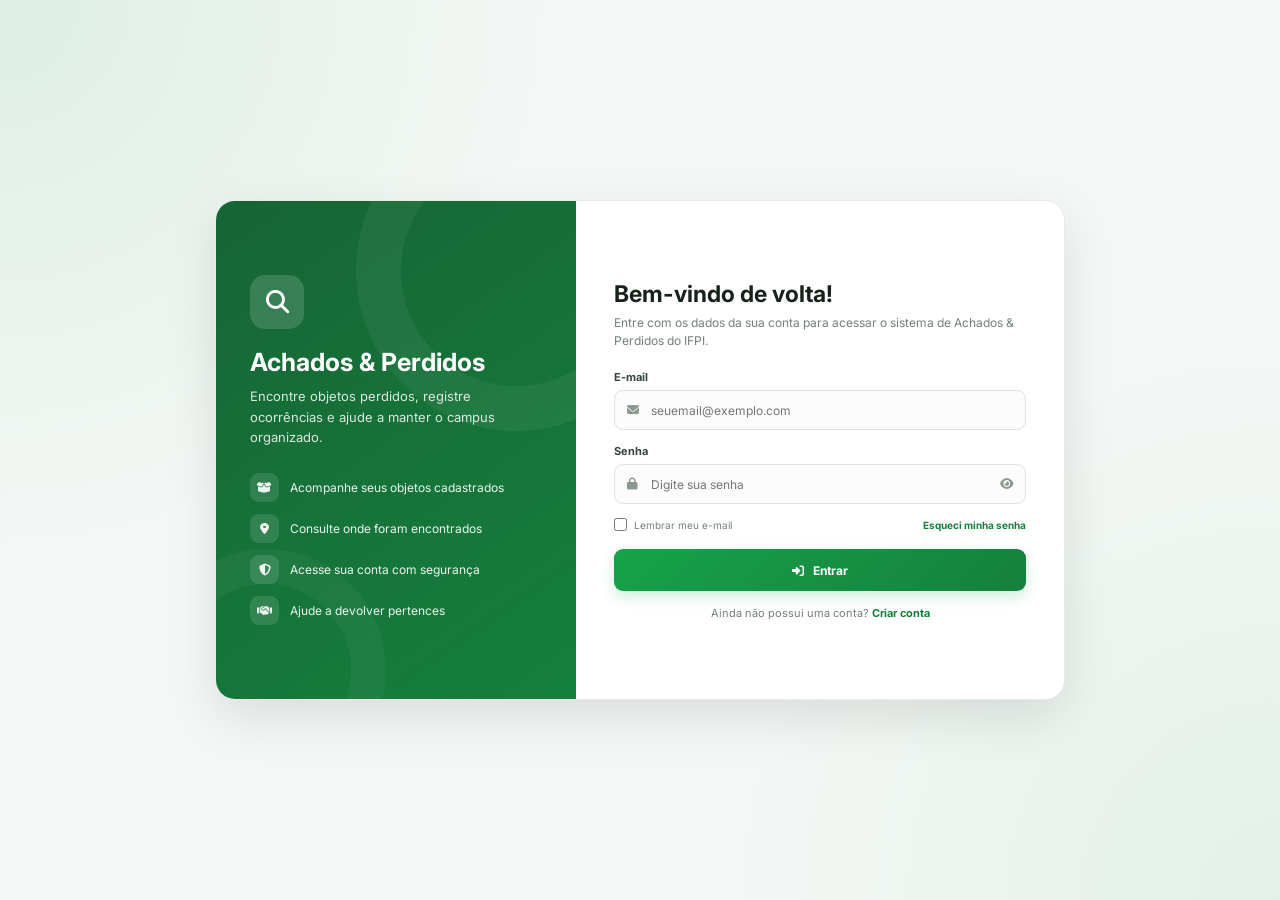
<file: templates/login.html>
<!DOCTYPE html>
<html lang="pt-BR">
<head>
    <meta charset="UTF-8">
    <meta name="viewport" content="width=device-width, initial-scale=1.0">
    <title>Entrar — Achados & Perdidos IFPI</title>

    <link rel="preconnect" href="https://fonts.googleapis.com">
    <link rel="preconnect" href="https://fonts.gstatic.com" crossorigin>
    <link href="https://fonts.googleapis.com/css2?family=Inter:wght@400;500;600;700;800&display=swap" rel="stylesheet">

    <link rel="stylesheet"
          href="https://cdnjs.cloudflare.com/ajax/libs/font-awesome/6.5.2/css/all.min.css">

    <style>
        * {
            margin: 0;
            padding: 0;
            box-sizing: border-box;
        }

        body {
            font-family: "Inter", sans-serif;
            background:
                radial-gradient(circle at top left, rgba(22, 163, 74, 0.10), transparent 35%),
                radial-gradient(circle at bottom right, rgba(22, 163, 74, 0.08), transparent 35%),
                #f4f7f5;
            min-height: 100vh;
            display: flex;
            align-items: center;
            justify-content: center;
            padding: 25px;
            color: #17221b;
        }

        .auth-container {
            width: 100%;
            max-width: 850px;
            min-height: 500px;
            background: #ffffff;
            border-radius: 20px;
            overflow: hidden;
            display: grid;
            grid-template-columns: 0.85fr 1.15fr;
            box-shadow: 0 18px 50px rgba(0, 0, 0, 0.10);
            border: 1px solid #e5ebe7;
        }

        /* LADO VERDE */

        .brand-section {
            background: linear-gradient(145deg, #166534, #15803d);
            color: white;
            padding: 34px;
            display: flex;
            flex-direction: column;
            justify-content: center;
            position: relative;
            overflow: hidden;
        }

        .brand-section::before {
            content: "";
            width: 230px;
            height: 230px;
            border: 45px solid rgba(255,255,255,0.05);
            border-radius: 50%;
            position: absolute;
            top: -90px;
            right: -100px;
        }

        .brand-section::after {
            content: "";
            width: 170px;
            height: 170px;
            border: 35px solid rgba(255,255,255,0.04);
            border-radius: 50%;
            position: absolute;
            bottom: -90px;
            left: -70px;
        }

        .logo {
            width: 54px;
            height: 54px;
            border-radius: 15px;
            background: rgba(255,255,255,0.15);
            display: flex;
            align-items: center;
            justify-content: center;
            font-size: 23px;
            margin-bottom: 18px;
            position: relative;
            z-index: 2;
        }

        .brand-section h1 {
            font-size: 25px;
            line-height: 1.2;
            margin-bottom: 9px;
            position: relative;
            z-index: 2;
        }

        .brand-section > p {
            color: rgba(255,255,255,0.84);
            font-size: 13px;
            line-height: 1.6;
            margin-bottom: 25px;
            position: relative;
            z-index: 2;
        }

        .benefits {
            display: flex;
            flex-direction: column;
            gap: 12px;
            position: relative;
            z-index: 2;
        }

        .benefit {
            display: flex;
            align-items: center;
            gap: 11px;
            font-size: 12px;
            color: rgba(255,255,255,0.92);
        }

        .benefit i {
            width: 29px;
            height: 29px;
            flex-shrink: 0;
            border-radius: 9px;
            background: rgba(255,255,255,0.12);
            display: flex;
            align-items: center;
            justify-content: center;
            font-size: 12px;
        }

        /* FORMULÁRIO */

        .form-section {
            padding: 34px 38px;
            display: flex;
            flex-direction: column;
            justify-content: center;
        }

        .form-header {
            margin-bottom: 20px;
        }

        .form-header h2 {
            font-size: 23px;
            color: #17221b;
            margin-bottom: 6px;
        }

        .form-header p {
            font-size: 12px;
            color: #718078;
            line-height: 1.5;
        }

        .form-group {
            margin-bottom: 14px;
        }

        .form-group label {
            display: block;
            font-size: 11px;
            font-weight: 700;
            color: #33443a;
            margin-bottom: 6px;
        }

        .input-wrapper {
            position: relative;
        }

        .input-wrapper > i {
            position: absolute;
            left: 13px;
            top: 50%;
            transform: translateY(-50%);
            color: #8a9990;
            font-size: 12px;
        }

        .input-wrapper input {
            width: 100%;
            height: 40px;
            border: 1px solid #dce4df;
            border-radius: 9px;
            padding: 0 40px 0 36px;
            outline: none;
            background: #fbfcfb;
            color: #26352d;
            font-family: inherit;
            font-size: 12px;
            transition: 0.2s;
        }

        .input-wrapper input:focus {
            border-color: #16a34a;
            background: #ffffff;
            box-shadow: 0 0 0 3px rgba(22, 163, 74, 0.08);
        }

        .password-toggle {
            position: absolute;
            right: 12px;
            top: 50%;
            transform: translateY(-50%);
            color: #8a9990;
            background: none;
            border: none;
            cursor: pointer;
            font-size: 12px;
        }

        .form-options {
            display: flex;
            align-items: center;
            justify-content: space-between;
            gap: 10px;
            margin: 3px 0 18px;
        }

        .remember {
            display: flex;
            align-items: center;
            gap: 7px;
        }

        .remember input {
            accent-color: #16a34a;
            cursor: pointer;
        }

        .remember label,
        .forgot-password {
            font-size: 10px;
            color: #718078;
        }

        .forgot-password {
            color: #15803d;
            font-weight: 700;
            text-decoration: none;
        }

        .forgot-password:hover {
            text-decoration: underline;
        }

        .btn-submit {
            width: 100%;
            height: 42px;
            border: none;
            border-radius: 9px;
            background: linear-gradient(135deg, #16a34a, #15803d);
            color: white;
            font-family: inherit;
            font-size: 12px;
            font-weight: 700;
            cursor: pointer;
            transition: 0.2s;
            box-shadow: 0 6px 15px rgba(22, 163, 74, 0.20);
        }

        .btn-submit:hover {
            transform: translateY(-1px);
            box-shadow: 0 8px 20px rgba(22, 163, 74, 0.25);
        }

        .btn-submit:active {
            transform: translateY(0);
        }

        .login-link {
            text-align: center;
            margin-top: 15px;
            font-size: 11px;
            color: #718078;
        }

        .login-link a {
            color: #15803d;
            font-weight: 700;
            text-decoration: none;
        }

        .login-link a:hover {
            text-decoration: underline;
        }

        .message {
            display: none;
            padding: 10px 12px;
            border-radius: 8px;
            font-size: 11px;
            margin-bottom: 12px;
        }

        .message.error {
            display: block;
            background: #fef2f2;
            color: #b91c1c;
            border: 1px solid #fecaca;
        }

        .message.success {
            display: block;
            background: #f0fdf4;
            color: #15803d;
            border: 1px solid #bbf7d0;
        }

        /* RESPONSIVO */

        @media (max-width: 780px) {
            body {
                padding: 15px;
            }

            .auth-container {
                max-width: 500px;
                grid-template-columns: 1fr;
            }

            .brand-section {
                padding: 25px;
            }

            .brand-section h1 {
                font-size: 22px;
            }

            .benefits {
                display: grid;
                grid-template-columns: 1fr 1fr;
                gap: 10px;
            }

            .form-section {
                padding: 28px 25px;
            }
        }

        @media (max-width: 450px) {
            .benefits {
                grid-template-columns: 1fr;
            }

            .brand-section > p {
                margin-bottom: 18px;
            }

            .form-section {
                padding: 24px 20px;
            }

            .form-options {
                align-items: flex-start;
            }
        }
    </style>
</head>

<body>

    <div class="auth-container">

        <section class="brand-section">

            <div class="logo">
                <i class="fa-solid fa-magnifying-glass"></i>
            </div>

            <h1>Achados &amp; Perdidos</h1>

            <p>
                Encontre objetos perdidos, registre ocorrências
                e ajude a manter o campus organizado.
            </p>

            <div class="benefits">

                <div class="benefit">
                    <i class="fa-solid fa-box-open"></i>
                    <span>Acompanhe seus objetos cadastrados</span>
                </div>

                <div class="benefit">
                    <i class="fa-solid fa-location-dot"></i>
                    <span>Consulte onde foram encontrados</span>
                </div>

                <div class="benefit">
                    <i class="fa-solid fa-shield-halved"></i>
                    <span>Acesse sua conta com segurança</span>
                </div>

                <div class="benefit">
                    <i class="fa-solid fa-handshake"></i>
                    <span>Ajude a devolver pertences</span>
                </div>

            </div>

        </section>

        <section class="form-section">

            <div class="form-header">
                <h2>Bem-vindo de volta!</h2>

                <p>
                    Entre com os dados da sua conta para acessar
                    o sistema de Achados &amp; Perdidos do IFPI.
                </p>
            </div>

            <div
                id="message"
                class="message"
                role="alert"
                aria-live="polite"
            ></div>

            <form id="loginForm">

                <div class="form-group">
                    <label for="email">E-mail</label>

                    <div class="input-wrapper">
                        <i class="fa-solid fa-envelope"></i>

                        <input
                            type="email"
                            id="email"
                            name="email"
                            placeholder="seuemail@exemplo.com"
                            autocomplete="email"
                            required
                        >
                    </div>
                </div>

                <div class="form-group">
                    <label for="senha">Senha</label>

                    <div class="input-wrapper">
                        <i class="fa-solid fa-lock"></i>

                        <input
                            type="password"
                            id="senha"
                            name="senha"
                            placeholder="Digite sua senha"
                            autocomplete="current-password"
                            required
                        >

                        <button
                            type="button"
                            class="password-toggle"
                            id="togglePassword"
                            aria-label="Mostrar senha"
                        >
                            <i class="fa-solid fa-eye"></i>
                        </button>
                    </div>
                </div>

                <div class="form-options">
                    <div class="remember">
                        <input type="checkbox" id="lembrar">
                        <label for="lembrar">Lembrar meu e-mail</label>
                    </div>

                    <a href="#" class="forgot-password" id="forgotPassword">
                        Esqueci minha senha
                    </a>
                </div>

                <button type="submit" class="btn-submit">
                    <i class="fa-solid fa-right-to-bracket"></i>
                    &nbsp; Entrar
                </button>

            </form>

            <div class="login-link">
                Ainda não possui uma conta?
                <a href="{% url 'cadastrar' %}">Criar conta</a>
            </div>

        </section>

    </div>

    <script>
        const loginForm = document.getElementById("loginForm");
        const message = document.getElementById("message");
        const senhaInput = document.getElementById("senha");
        const togglePassword = document.getElementById("togglePassword");
        const emailInput = document.getElementById("email");
        const lembrar = document.getElementById("lembrar");

        function mostrarMensagem(texto, tipo) {
            message.textContent = texto;
            message.className = "message " + tipo;
        }

        // Mostrar ou ocultar a senha.
        togglePassword.addEventListener("click", function () {
            const mostrar = senhaInput.type === "password";

            senhaInput.type = mostrar ? "text" : "password";

            togglePassword.innerHTML = mostrar
                ? '<i class="fa-solid fa-eye-slash"></i>'
                : '<i class="fa-solid fa-eye"></i>';

            togglePassword.setAttribute(
                "aria-label",
                mostrar ? "Ocultar senha" : "Mostrar senha"
            );
        });

        // Recuperar o e-mail lembrado, se houver.
        const emailSalvo = localStorage.getItem("achadosIFPIRememberedEmail");

        if (emailSalvo) {
            emailInput.value = emailSalvo;
            lembrar.checked = true;
        }

        // Entrar com a conta salva pelo formulário de cadastro original.
        loginForm.addEventListener("submit", function (event) {
            event.preventDefault();

            const email = emailInput.value.trim().toLowerCase();
            const senha = senhaInput.value;

            let usuario;
            let autenticacao;

            try {
                usuario = JSON.parse(
                    localStorage.getItem("achadosIFPIUser")
                );

                autenticacao = JSON.parse(
                    localStorage.getItem("achadosIFPIAuth")
                );
            } catch (error) {
                mostrarMensagem(
                    "Não foi possível ler os dados da conta.",
                    "error"
                );
                return;
            }

            if (!usuario || !autenticacao) {
                mostrarMensagem(
                    "Nenhuma conta encontrada neste navegador. Crie uma conta primeiro.",
                    "error"
                );
                return;
            }

            if (
                usuario.email.toLowerCase() !== email ||
                autenticacao.email.toLowerCase() !== email ||
                autenticacao.senha !== senha
            ) {
                mostrarMensagem(
                    "E-mail ou senha incorretos.",
                    "error"
                );
                return;
            }

            if (lembrar.checked) {
                localStorage.setItem(
                    "achadosIFPIRememberedEmail",
                    email
                );
            } else {
                localStorage.removeItem("achadosIFPIRememberedEmail");
            }

            const sessao = {
                email: email,
                loginAt: new Date().toISOString()
            };

            localStorage.setItem(
                "achadosIFPISession",
                JSON.stringify(sessao)
            );

            const usuarioAtual = {
                nome: usuario.nome,
                email: usuario.email,
                curso: usuario.curso,
                loggedIn: true
            };

            localStorage.setItem(
                "achadosIFPICurrentUser",
                JSON.stringify(usuarioAtual)
            );

            mostrarMensagem(
                "Login realizado! Entrando no sistema...",
                "success"
            );

            setTimeout(function () {
                window.location.href = "/index/";
            }, 600);
        });

        document.getElementById("forgotPassword").addEventListener(
            "click",
            function (event) {
                event.preventDefault();

                mostrarMensagem(
                    "Para recuperar o acesso, será necessário configurar a recuperação de senha.",
                    "error"
                );
            }
        );
    </script>

</body>
</html>
</file>
<file: templates/style.css>
/* =========================================================
   ACHADOS IFPI
   STYLE.CSS
========================================================= */

/* =========================================================
   VARIÁVEIS
========================================================= */

:root {
    --green: #16834d;
    --green-dark: #0f5c37;
    --green-deep: #123c2a;
    --green-light: #eaf6ef;

    --white: #ffffff;

    --background: #f4f6f5;
    --surface: #ffffff;
    --surface-soft: #f8faf9;

    --text: #17231c;
    --text-secondary: #69766e;
    --text-muted: #8d9992;

    --border: #dfe6e1;
    --border-light: #ebefed;

    --red: #d84e4e;
    --red-light: #fbeaea;

    --yellow: #d79b2a;
    --yellow-light: #fff5dc;

    --blue: #4d79b8;
    --blue-light: #eaf1fb;

    --purple: #8064b8;
    --purple-light: #f0ecf9;

    --shadow:
        0 4px 18px rgba(22, 45, 32, 0.045);

    --shadow-hover:
        0 12px 30px rgba(22, 45, 32, 0.09);

    --radius: 16px;
}

/* =========================================================
   RESET
========================================================= */

* {
    margin: 0;
    padding: 0;
    box-sizing: border-box;
}

html {
    scroll-behavior: smooth;
}

body {
    font-family: "Inter", sans-serif;
    background: var(--background);
    color: var(--text);
    font-size: 15px;
    line-height: 1.55;
    -webkit-font-smoothing: antialiased;
}

button,
input,
select,
textarea {
    font-family: inherit;
}

button {
    cursor: pointer;
}

img {
    max-width: 100%;
    display: block;
}

a {
    color: inherit;
}

button,
input,
select,
textarea {
    font-size: inherit;
}

/* =========================================================
   APP
========================================================= */

.app {
    min-height: 100vh;
}

/* =========================================================
   SIDEBAR
========================================================= */

.sidebar {
    position: fixed;
    left: 0;
    top: 0;
    width: 250px;
    height: 100vh;
    padding: 26px 18px;
    background: var(--white);
    border-right: 1px solid var(--border);
    display: flex;
    flex-direction: column;
    z-index: 100;
}

/* =========================================================
   LOGO
========================================================= */

.logo {
    display: flex;
    align-items: center;
    gap: 12px;
    padding: 0 9px 28px;
}

.logo-icon {
    width: 40px;
    height: 40px;
    flex-shrink: 0;
    background: var(--green);
    color: white;
    border-radius: 11px;
    display: flex;
    align-items: center;
    justify-content: center;
    font-size: 16px;
}

.logo-text strong {
    display: block;
    font-size: 15px;
    font-weight: 750;
    letter-spacing: -0.4px;
}

.logo-text span {
    display: block;
    margin-top: 3px;
    color: var(--text-muted);
    font-size: 10px;
}

/* =========================================================
   TÍTULO MENU
========================================================= */

.menu-title {
    padding: 0 11px;
    margin: 19px 0 9px;
    color: #929e97;
    font-size: 10px;
    font-weight: 700;
    text-transform: uppercase;
    letter-spacing: 0.1em;
}

/* =========================================================
   MENU
========================================================= */

.menu {
    display: flex;
    flex-direction: column;
    gap: 4px;
}

.menu a {
    display: flex;
    align-items: center;
    gap: 12px;
    padding: 12px 12px;
    border-radius: 9px;
    color: var(--text-secondary);
    text-decoration: none;
    font-size: 13px;
    font-weight: 500;
    transition:
        background 0.2s ease,
        color 0.2s ease,
        transform 0.2s ease;
}

.menu a i {
    width: 18px;
    text-align: center;
    font-size: 14px;
}

.menu a:hover {
    background: #f3f7f4;
    color: var(--green);
}

.menu a.active {
    background: var(--green-light);
    color: var(--green-dark);
    font-weight: 650;
}

/* =========================================================
   PERFIL SIDEBAR
========================================================= */

.sidebar-bottom {
    margin-top: auto;
}

.profile {
    border-top: 1px solid var(--border);
    padding: 19px 8px 0;
    display: flex;
    align-items: center;
    gap: 11px;
}

.avatar,
.header-avatar {
    display: flex;
    align-items: center;
    justify-content: center;
    background: #dceee4;
    color: var(--green-dark);
    font-weight: 700;
}

.avatar {
    width: 38px;
    height: 38px;
    border-radius: 50%;
    font-size: 11px;
}

.profile-info {
    flex: 1;
    min-width: 0;
}

.profile-info strong {
    display: block;
    font-size: 12px;
}

.profile-info span {
    display: block;
    margin-top: 2px;
    color: var(--text-muted);
    font-size: 10px;
}

.logout-button {
    border: none;
    background: transparent;
    color: #929d97;
    padding: 7px;
    font-size: 13px;
}

.logout-button:hover {
    color: var(--red);
}

/* =========================================================
   MAIN
========================================================= */

.main {
    margin-left: 250px;
    min-height: 100vh;
}

/* =========================================================
   HEADER
========================================================= */

.header {
    height: 82px;
    position: sticky;
    top: 0;
    z-index: 50;
    padding: 0 42px;
    background: rgba(255, 255, 255, 0.96);
    border-bottom: 1px solid var(--border);
    display: flex;
    align-items: center;
    justify-content: space-between;
    backdrop-filter: blur(12px);
}

.header-left {
    display: flex;
    align-items: center;
    gap: 13px;
}

.header-title {
    font-size: 18px;
    font-weight: 650;
    letter-spacing: -0.35px;
}

.header-subtitle {
    margin-top: 3px;
    color: var(--text-secondary);
    font-size: 12px;
}

.header-right {
    display: flex;
    align-items: center;
    gap: 13px;
}

/* =========================================================
   BUSCA
========================================================= */

.global-search {
    width: 280px;
    height: 42px;
    padding: 0 13px;
    background: #f7f9f8;
    border: 1px solid var(--border);
    border-radius: 10px;
    display: flex;
    align-items: center;
    gap: 9px;
}

.global-search i {
    color: #89958e;
    font-size: 13px;
}

.global-search input {
    width: 100%;
    border: none;
    outline: none;
    background: transparent;
    font-size: 13px;
    color: var(--text);
}

.global-search input::placeholder {
    color: #9aa49f;
}

.search-shortcut {
    padding: 3px 6px;
    border: 1px solid var(--border);
    border-radius: 5px;
    color: #9aa49f;
    font-size: 9px;
}

/* =========================================================
   STATUS
========================================================= */

.system-status {
    display: flex;
    align-items: center;
    gap: 6px;
    color: var(--text-secondary);
    font-size: 11px;
}

.online-dot {
    width: 7px;
    height: 7px;
    background: #39aa6b;
    border-radius: 50%;
    box-shadow: 0 0 0 3px rgba(57, 170, 107, 0.1);
}

/* =========================================================
   NOTIFICAÇÃO
========================================================= */

.notification-button {
    width: 40px;
    height: 40px;
    position: relative;
    border: 1px solid var(--border);
    border-radius: 10px;
    background: white;
    color: var(--text-secondary);
    font-size: 14px;
}

.notification-button:hover {
    color: var(--green);
    border-color: #cbdcd1;
}

.notification-count {
    position: absolute;
    right: -4px;
    top: -5px;
    min-width: 17px;
    height: 17px;
    padding: 0 4px;
    border-radius: 10px;
    background: var(--red);
    color: white;
    font-size: 8px;
    display: flex;
    align-items: center;
    justify-content: center;
}

/* =========================================================
   AVATAR HEADER
========================================================= */

.header-avatar {
    width: 40px;
    height: 40px;
    border: none;
    border-radius: 50%;
    font-size: 11px;
}

/* =========================================================
   MOBILE BUTTON
========================================================= */

.mobile-menu-button {
    display: none;
    width: 40px;
    height: 40px;
    border: 1px solid var(--border);
    border-radius: 9px;
    background: white;
    color: var(--text-secondary);
}

/* =========================================================
   CONTENT
========================================================= */

.content {
    width: min(1420px, calc(100% - 72px));
    margin: 0 auto;
    padding: 38px 0 65px;
}

/* =========================================================
   HERO
========================================================= */

.welcome {
    min-height: 240px;
    position: relative;
    overflow: hidden;
    margin-bottom: 26px;
    padding: 34px 40px;
    border: 1px solid var(--border);
    border-radius: 18px;
    background: #ffffff;
    color: var(--text);
    display: flex;
    align-items: center;
    justify-content: space-between;
    box-shadow: var(--shadow);
}

.welcome::before {
    content: "";
    position: absolute;
    width: 420px;
    height: 420px;
    right: -160px;
    top: -220px;
    border-radius: 50%;
    border: 1px solid rgba(22, 131, 77, 0.08);
}

.welcome::after {
    content: "";
    position: absolute;
    width: 280px;
    height: 280px;
    right: -70px;
    bottom: -190px;
    border-radius: 50%;
    background: rgba(234, 246, 239, 0.7);
}

.welcome-content {
    position: relative;
    z-index: 2;
    max-width: 700px;
}

.welcome-label {
    margin-bottom: 9px;
    color: var(--green);
    font-size: 11px;
    font-weight: 750;
    letter-spacing: 0.12em;
}

.welcome h1 {
    margin-bottom: 8px;
    font-size: 38px;
    line-height: 1.12;
    letter-spacing: -1.1px;
    color: var(--text);
}

.welcome p {
    color: var(--text-secondary);
    font-size: 15px;
}

.welcome-badge {
    margin-top: 15px;
    display: flex;
    align-items: center;
    gap: 7px;
    color: var(--text-secondary);
    font-size: 12px;
}

.pulse {
    width: 7px;
    height: 7px;
    background: #49b878;
    border-radius: 50%;
    box-shadow: 0 0 0 4px rgba(73, 184, 120, 0.1);
}

.welcome-actions {
    display: flex;
    gap: 10px;
    margin-top: 23px;
}

/* =========================================================
   VISUAL DO HERO
========================================================= */

.welcome-visual {
    width: 290px;
    height: 200px;
    position: relative;
    flex-shrink: 0;
    z-index: 2;
}

.hero-circle {
    position: absolute;
    border: 1px solid rgba(22, 131, 77, 0.1);
    border-radius: 50%;
}

.hero-circle-one {
    width: 220px;
    height: 220px;
    right: -30px;
    top: -25px;
}

.hero-circle-two {
    width: 140px;
    height: 140px;
    right: 12px;
    top: 15px;
}

.hero-location {
    position: absolute;
    right: 104px;
    top: 55px;
    width: 58px;
    height: 58px;
    border-radius: 50%;
    background: white;
    border: 1px solid #d9e6de;
    color: var(--green);
    display: flex;
    align-items: center;
    justify-content: center;
    font-size: 23px;
    box-shadow: 0 8px 22px rgba(22, 45, 32, 0.08);
}

.hero-location-card {
    position: absolute;
    right: 0;
    bottom: 7px;
    width: 175px;
    padding: 12px 14px;
    background: rgba(255, 255, 255, 0.94);
    border: 1px solid #dce6e0;
    border-radius: 11px;
    box-shadow: 0 8px 25px rgba(22, 45, 32, 0.07);
}

.hero-location-card span {
    display: block;
    color: var(--green);
    font-size: 8px;
    font-weight: 750;
    letter-spacing: 0.08em;
}

.hero-location-card strong {
    display: block;
    margin-top: 4px;
    font-size: 12px;
}

/* =========================================================
   BOTÕES
========================================================= */

.btn {
    min-height: 42px;
    padding: 0 17px;
    border: none;
    border-radius: 9px;
    display: inline-flex;
    align-items: center;
    justify-content: center;
    gap: 8px;
    font-size: 13px;
    font-weight: 650;
    transition:
        background 0.2s ease,
        transform 0.2s ease,
        border-color 0.2s ease,
        box-shadow 0.2s ease;
}

.btn-primary {
    background: var(--green);
    color: white;
}

.btn-primary:hover {
    background: #0f6f41;
    transform: translateY(-1px);
    box-shadow: 0 6px 16px rgba(22, 131, 77, 0.16);
}

.welcome .btn-primary {
    background: var(--green);
    color: white;
}

.welcome .btn-primary:hover {
    background: var(--green-dark);
}

.btn-light {
    background: #f7f9f8;
    color: var(--text-secondary);
    border: 1px solid var(--border);
}

.btn-light:hover {
    background: #eef4f0;
    color: var(--green-dark);
}

.btn-outline {
    background: white;
    color: var(--green);
    border: 1px solid #cfe0d5;
}

.btn-outline:hover {
    background: var(--green-light);
}

.btn-cancel {
    background: #f1f3f2;
    color: var(--text-secondary);
}

/* =========================================================
   STATS
========================================================= */

.stats {
    display: grid;
    grid-template-columns: repeat(4, 1fr);
    gap: 16px;
    margin-bottom: 40px;
}

.stat {
    min-height: 155px;
    padding: 24px;
    background: white;
    border: 1px solid var(--border);
    border-radius: 15px;
    box-shadow: var(--shadow);
    transition:
        transform 0.2s ease,
        box-shadow 0.2s ease;
}

.stat:hover {
    transform: translateY(-2px);
    box-shadow: var(--shadow-hover);
}

.stat-top {
    display: flex;
    align-items: center;
    justify-content: space-between;
}

.stat-label {
    color: var(--text-secondary);
    font-size: 12px;
    font-weight: 500;
}

.stat-icon {
    width: 36px;
    height: 36px;
    border-radius: 9px;
    background: var(--green-light);
    color: var(--green);
    display: flex;
    align-items: center;
    justify-content: center;
    font-size: 13px;
}

.stat-icon.yellow {
    background: var(--yellow-light);
    color: var(--yellow);
}

.stat-number {
    margin-top: 17px;
    font-size: 34px;
    font-weight: 750;
    line-height: 1;
    letter-spacing: -1px;
}

.stat-bottom {
    margin-top: 11px;
    display: flex;
    align-items: center;
    gap: 5px;
    font-size: 11px;
}

.stat-bottom span {
    color: var(--text-muted);
}

.positive {
    color: var(--green);
}

.neutral {
    color: var(--yellow);
}

/* =========================================================
   SEÇÕES
========================================================= */

.section {
    margin-bottom: 48px;
}

.section-header {
    margin-bottom: 20px;
    display: flex;
    align-items: flex-end;
    justify-content: space-between;
    gap: 25px;
}

.section-eyebrow {
    display: block;
    margin-bottom: 6px;
    color: var(--green);
    font-size: 10px;
    font-weight: 750;
    letter-spacing: 0.12em;
}

.section-header h2 {
    font-size: 26px;
    line-height: 1.2;
    letter-spacing: -0.65px;
}

.section-header p {
    margin-top: 5px;
    color: var(--text-secondary);
    font-size: 13px;
}

.section-link {
    color: var(--green);
    text-decoration: none;
    font-size: 13px;
    font-weight: 650;
    white-space: nowrap;
}

.section-link i {
    margin-left: 5px;
}

.section-link:hover {
    color: var(--green-dark);
}

/* =========================================================
   PULSO
========================================================= */

.pulse-grid {
    display: grid;
    grid-template-columns: repeat(4, 1fr);
    gap: 16px;
}

.pulse-card {
    min-height: 175px;
    padding: 23px;
    background: white;
    border: 1px solid var(--border);
    border-radius: 15px;
    box-shadow: var(--shadow);
    display: flex;
    align-items: flex-start;
    gap: 14px;
    position: relative;
    overflow: hidden;
}

.pulse-card-icon {
    width: 40px;
    height: 40px;
    flex-shrink: 0;
    border-radius: 10px;
    display: flex;
    align-items: center;
    justify-content: center;
    font-size: 14px;
}

.pulse-card-icon.green {
    background: var(--green-light);
    color: var(--green);
}

.pulse-card-icon.blue {
    background: var(--blue-light);
    color: var(--blue);
}

.pulse-card-icon.yellow {
    background: var(--yellow-light);
    color: var(--yellow);
}

.pulse-card-icon.purple {
    background: var(--purple-light);
    color: var(--purple);
}

.pulse-card-content {
    flex: 1;
}

.pulse-card-content span {
    display: block;
    color: var(--text-muted);
    font-size: 11px;
}

.pulse-card-content strong {
    display: block;
    margin-top: 6px;
    font-size: 19px;
    line-height: 1.2;
}

.pulse-card-content small {
    display: block;
    margin-top: 5px;
    color: var(--text-secondary);
    font-size: 11px;
}

.mini-bars {
    height: 45px;
    display: flex;
    align-items: flex-end;
    gap: 4px;
    margin-top: 12px;
}

.mini-bars i {
    display: block;
    width: 5px;
    background: #8ac5a4;
    border-radius: 3px;
}

.percentage-circle {
    width: 52px;
    height: 52px;
    flex-shrink: 0;
    border-radius: 50%;
    background:
        conic-gradient(
            var(--blue) 34%,
            #edf1ef 0
        );
    display: flex;
    align-items: center;
    justify-content: center;
    position: relative;
}

.percentage-circle span {
    width: 39px;
    height: 39px;
    border-radius: 50%;
    background: white;
    display: flex;
    align-items: center;
    justify-content: center;
    font-size: 9px;
    font-weight: 750;
    color: var(--blue);
}

/* =========================================================
   OBJETOS
========================================================= */

.items-grid {
    display: grid;
    grid-template-columns: repeat(3, 1fr);
    gap: 20px;
}

.item-card {
    overflow: hidden;
    background: white;
    border: 1px solid var(--border);
    border-radius: 16px;
    box-shadow: var(--shadow);
    transition:
        transform 0.2s ease,
        box-shadow 0.2s ease;
}

.item-card:hover {
    transform: translateY(-4px);
    box-shadow: var(--shadow-hover);
}

/* =========================================================
   FOTO
========================================================= */

.item-image {
    height: 235px;
    position: relative;
    overflow: hidden;
    background: #edf1ee;
}

.item-image img {
    width: 100%;
    height: 100%;
    object-fit: cover;
    transition: transform 0.35s ease;
}

.item-card:hover .item-image img {
    transform: scale(1.045);
}

/* =========================================================
   STATUS
========================================================= */

.item-status {
    position: absolute;
    top: 14px;
    left: 14px;
    padding: 6px 9px;
    border-radius: 6px;
    font-size: 9px;
    font-weight: 750;
    text-transform: uppercase;
    letter-spacing: 0.04em;
    backdrop-filter: blur(6px);
}

.item-status.found {
    background: rgba(231, 245, 237, 0.95);
    color: #197046;
}

.item-status.lost {
    background: rgba(251, 234, 234, 0.96);
    color: #b94040;
}

/* =========================================================
   CONTEÚDO
========================================================= */

.item-content {
    padding: 20px 21px 21px;
}

.item-category {
    color: var(--green);
    font-size: 10px;
    font-weight: 650;
    text-transform: uppercase;
    letter-spacing: 0.05em;
}

.item-content h3 {
    margin-top: 6px;
    font-size: 18px;
    line-height: 1.25;
    letter-spacing: -0.3px;
}

.item-info {
    margin-top: 13px;
    display: flex;
    align-items: center;
    justify-content: space-between;
    gap: 12px;
    color: var(--text-secondary);
    font-size: 11px;
}

.item-info span {
    display: flex;
    align-items: center;
    gap: 5px;
}

.item-info i {
    color: var(--green);
}

/* =========================================================
   FOOTER CARD
========================================================= */

.item-footer {
    margin-top: 17px;
    padding-top: 13px;
    border-top: 1px solid var(--border-light);
    display: flex;
    align-items: center;
    justify-content: space-between;
}

.verified {
    color: var(--text-muted);
    font-size: 10px;
}

.verified i {
    color: var(--green);
}

.item-action {
    width: 32px;
    height: 32px;
    border: 1px solid var(--border);
    border-radius: 8px;
    background: white;
    color: var(--text-secondary);
    font-size: 11px;
}

.item-action:hover {
    color: var(--green);
    border-color: #c4dacd;
}

/* =========================================================
   EMPTY
========================================================= */

.empty-state {
    display: none;
    padding: 70px 20px;
    text-align: center;
    background: white;
    border: 1px solid var(--border);
    border-radius: 15px;
}

.empty-state.show {
    display: block;
}

.empty-state i {
    color: var(--text-muted);
    font-size: 32px;
}

.empty-state h3 {
    margin-top: 12px;
    font-size: 18px;
}

.empty-state p {
    margin-top: 5px;
    color: var(--text-secondary);
    font-size: 13px;
}

/* =========================================================
   MAPA
========================================================= */

.campus-section {
    display: grid;
    grid-template-columns: 1.5fr 0.9fr;
    gap: 20px;
}

.map-card,
.locations-card {
    background: white;
    border: 1px solid var(--border);
    border-radius: 16px;
    box-shadow: var(--shadow);
}

.map-card {
    padding: 21px;
}

.map-top {
    display: flex;
    align-items: center;
    justify-content: space-between;
}

.map-top strong {
    display: block;
    font-size: 17px;
}

.map-top span {
    display: block;
    margin-top: 3px;
    color: var(--text-muted);
    font-size: 11px;
}

.map-control {
    width: 34px;
    height: 34px;
    border: 1px solid var(--border);
    background: white;
    color: var(--text-secondary);
    border-radius: 8px;
}

/* =========================================================
   MAPA VISUAL
========================================================= */

.map {
    height: 440px;
    position: relative;
    overflow: hidden;
    margin-top: 16px;
    border-radius: 12px;
    background: #eef3ef;
}

.map::before {
    content: "";
    position: absolute;
    inset: 0;
    opacity: 0.35;
    background-image:
        linear-gradient(
            rgba(117, 145, 127, 0.12) 1px,
            transparent 1px
        ),
        linear-gradient(
            90deg,
            rgba(117, 145, 127, 0.12) 1px,
            transparent 1px
        );
    background-size: 25px 25px;
}

/* =========================================================
   RUAS
========================================================= */

.road {
    position: absolute;
    background: #dfe8e1;
    z-index: 1;
}

.road-one {
    width: 100%;
    height: 26px;
    top: 48%;
    transform: rotate(-7deg);
}

.road-two {
    width: 100%;
    height: 22px;
    top: 20%;
    transform: rotate(6deg);
}

.road-three {
    width: 24px;
    height: 100%;
    left: 49%;
    transform: rotate(8deg);
}

/* =========================================================
   PRÉDIOS
========================================================= */

.building {
    position: absolute;
    z-index: 3;
    background: white;
    border: 1px solid #d4ded7;
    border-radius: 8px;
    box-shadow:
        0 4px 10px rgba(22, 45, 32, 0.05);
    display: flex;
    align-items: center;
    justify-content: center;
    color: #65736b;
    font-size: 11px;
    font-weight: 650;
}

.building-a {
    width: 22%;
    height: 24%;
    left: 8%;
    top: 10%;
}

.building-b {
    width: 23%;
    height: 25%;
    right: 9%;
    top: 11%;
}

.lab {
    width: 27%;
    height: 29%;
    left: 36%;
    bottom: 11%;
}

.library {
    width: 22%;
    height: 21%;
    left: 7%;
    bottom: 12%;
}

.cafeteria {
    width: 19%;
    height: 20%;
    right: 8%;
    bottom: 13%;
}

.patio {
    width: 16%;
    height: 17%;
    left: 43%;
    top: 18%;
    background: #e7f0e9;
    border-style: dashed;
}

/* =========================================================
   LAB ATIVO
========================================================= */

.building.active {
    border: 2px solid var(--green);
    color: var(--green-dark);
    box-shadow:
        0 0 0 5px rgba(22, 131, 77, 0.09);
}

.map-count {
    position: absolute;
    right: -7px;
    top: -8px;
    min-width: 21px;
    height: 21px;
    border-radius: 50%;
    background: var(--green);
    color: white;
    display: flex;
    align-items: center;
    justify-content: center;
    font-size: 9px;
}

/* =========================================================
   MARKERS
========================================================= */

.map-marker {
    position: absolute;
    z-index: 5;
    width: 17px;
    height: 17px;
    border-radius: 50%;
    background: rgba(216, 78, 78, 0.16);
    display: flex;
    align-items: center;
    justify-content: center;
}

.map-marker span {
    width: 6px;
    height: 6px;
    border-radius: 50%;
    background: var(--red);
}

.marker-one {
    left: 51%;
    bottom: 42%;
}

.marker-two {
    left: 19%;
    bottom: 38%;
}

.marker-three {
    left: 25%;
    top: 35%;
}

/* =========================================================
   LISTA DE LOCAIS
========================================================= */

.location-list {
    padding: 23px;
}

.location-header {
    padding-bottom: 15px;
    border-bottom: 1px solid var(--border-light);
}

.location-header strong {
    display: block;
    font-size: 17px;
}

.location-header span {
    display: block;
    margin-top: 3px;
    color: var(--text-muted);
    font-size: 11px;
}

.location {
    display: flex;
    align-items: center;
    gap: 11px;
    padding: 15px 5px;
    border-bottom: 1px solid var(--border-light);
    cursor: pointer;
    border-radius: 7px;
}

.location:hover,
.location.selected {
    background: #f8fbf9;
}

.location-dot {
    width: 8px;
    height: 8px;
    flex-shrink: 0;
    border-radius: 50%;
    background: var(--green);
}

.location-info {
    flex: 1;
}

.location-info strong {
    display: block;
    font-size: 13px;
}

.location-info span {
    display: block;
    margin-top: 3px;
    color: var(--text-muted);
    font-size: 10px;
}

.location-number {
    font-size: 16px;
    font-weight: 750;
}

.location-detail {
    margin-top: 17px;
    padding: 17px;
    border-radius: 11px;
    background: var(--green-light);
}

.location-detail-title {
    display: flex;
    align-items: center;
    gap: 6px;
    color: var(--green-dark);
    font-size: 12px;
    font-weight: 700;
}

.location-detail-title i {
    color: var(--green);
}

.location-detail-grid {
    display: grid;
    grid-template-columns: repeat(3, 1fr);
    gap: 8px;
    margin: 14px 0;
}

.location-detail-grid div {
    padding: 9px;
    background: white;
    border-radius: 7px;
}

.location-detail-grid strong {
    display: block;
    font-size: 15px;
}

.location-detail-grid span {
    display: block;
    color: var(--text-muted);
    font-size: 9px;
}

.location-detail .btn {
    width: 100%;
    min-height: 36px;
    font-size: 11px;
}

/* =========================================================
   ANALYTICS
========================================================= */

.analytics-grid {
    display: grid;
    grid-template-columns: 1.65fr 0.9fr;
    gap: 20px;
}

.chart-card,
.status-card {
    min-height: 390px;
    padding: 23px;
    background: white;
    border: 1px solid var(--border);
    border-radius: 16px;
    box-shadow: var(--shadow);
}

.card-heading {
    display: flex;
    align-items: flex-start;
    justify-content: space-between;
}

.card-heading h2 {
    font-size: 18px;
}

/* =========================================================
   PERÍODO
========================================================= */

.period-selector {
    display: flex;
    padding: 3px;
    border: 1px solid var(--border);
    border-radius: 8px;
}

.period-selector button {
    border: none;
    background: transparent;
    padding: 6px 9px;
    border-radius: 6px;
    color: var(--text-secondary);
    font-size: 9px;
}

.period-selector button.active {
    background: var(--green-light);
    color: var(--green-dark);
    font-weight: 650;
}

/* =========================================================
   LEGENDA
========================================================= */

.chart-legend {
    display: flex;
    gap: 18px;
    margin-top: 16px;
}

.chart-legend span {
    display: flex;
    align-items: center;
    gap: 5px;
    color: var(--text-secondary);
    font-size: 10px;
}

.legend {
    width: 7px;
    height: 7px;
    border-radius: 50%;
}

.legend.lost {
    background: var(--red);
}

.legend.found {
    background: var(--green);
}

.legend.recovered {
    background: var(--blue);
}

/* =========================================================
   GRÁFICO
========================================================= */

.chart {
    height: 265px;
    display: flex;
    margin-top: 13px;
}

.chart-y {
    width: 30px;
    display: flex;
    flex-direction: column;
    justify-content: space-between;
    padding: 5px 0 20px;
}

.chart-y span {
    color: var(--text-muted);
    font-size: 9px;
}

.chart-area {
    position: relative;
    flex: 1;
}

.chart-grid-line {
    position: absolute;
    left: 0;
    right: 0;
    height: 1px;
    background: #edf1ee;
}

.line-1 {
    top: 5%;
}

.line-2 {
    top: 28%;
}

.line-3 {
    top: 51%;
}

.line-4 {
    top: 74%;
}

.line-5 {
    top: 95%;
}

.activity-svg {
    position: absolute;
    inset: 0 0 23px 0;
    width: 100%;
    height: calc(100% - 23px);
    overflow: visible;
}

.chart-line {
    fill: none;
    stroke-width: 3;
    vector-effect: non-scaling-stroke;
    stroke-linecap: round;
    stroke-linejoin: round;
}

.lost-line {
    stroke: var(--red);
}

.found-line {
    stroke: var(--green);
}

.recovered-line {
    stroke: var(--blue);
}

.chart-x {
    position: absolute;
    bottom: 0;
    left: 0;
    right: 0;
    display: flex;
    justify-content: space-between;
}

.chart-x span {
    color: var(--text-muted);
    font-size: 9px;
}

/* =========================================================
   DONUT
========================================================= */

.donut-wrapper {
    height: 290px;
    display: flex;
    align-items: center;
    justify-content: center;
    gap: 28px;
}

.donut {
    width: 170px;
    height: 170px;
    flex-shrink: 0;
    border-radius: 50%;
    background:
        conic-gradient(
            var(--red) 0 38%,
            var(--green) 38% 70%,
            var(--yellow) 70% 78%,
            var(--blue) 78% 100%
        );
    display: flex;
    align-items: center;
    justify-content: center;
}

.donut::before {
    content: "";
    width: 118px;
    height: 118px;
    position: absolute;
    border-radius: 50%;
    background: white;
}

.donut-center {
    position: relative;
    z-index: 2;
    text-align: center;
}

.donut-center strong {
    display: block;
    font-size: 23px;
}

.donut-center span {
    color: var(--text-muted);
    font-size: 9px;
}

.donut-list {
    min-width: 135px;
}

.donut-item {
    display: flex;
    align-items: center;
    justify-content: space-between;
    padding: 9px 0;
    border-bottom: 1px solid var(--border-light);
    font-size: 10px;
}

.donut-item span {
    display: flex;
    align-items: center;
    gap: 7px;
    color: var(--text-secondary);
}

.donut-item strong {
    font-size: 11px;
}

.dot {
    width: 7px;
    height: 7px;
    border-radius: 50%;
}

.lost-dot {
    background: var(--red);
}

.found-dot {
    background: var(--green);
}

.pending-dot {
    background: var(--yellow);
}

.recovered-dot {
    background: var(--blue);
}

/* =========================================================
   ATENÇÃO
========================================================= */

.attention-list {
    background: white;
    border: 1px solid var(--border);
    border-radius: 15px;
    overflow: hidden;
    box-shadow: var(--shadow);
}

.attention-item {
    min-height: 118px;
    padding: 15px 20px;
    display: flex;
    align-items: center;
    gap: 17px;
    border-bottom: 1px solid var(--border-light);
}

.attention-item:last-child {
    border-bottom: none;
}

.attention-image {
    width: 82px;
    height: 82px;
    flex-shrink: 0;
    overflow: hidden;
    border-radius: 10px;
    background: #eef2ef;
}

.attention-image img {
    width: 100%;
    height: 100%;
    object-fit: cover;
}

.attention-content {
    flex: 1;
}

.attention-type {
    display: block;
    color: var(--green);
    font-size: 9px;
    font-weight: 750;
    text-transform: uppercase;
    letter-spacing: 0.04em;
}

.attention-content strong {
    display: block;
    margin-top: 4px;
    font-size: 14px;
}

.attention-content p {
    margin-top: 4px;
    color: var(--text-secondary);
    font-size: 11px;
    line-height: 1.5;
}

.attention-status {
    padding: 6px 9px;
    border-radius: 6px;
    font-size: 9px;
    font-weight: 650;
    white-space: nowrap;
}

.attention-status.waiting {
    background: var(--yellow-light);
    color: #a87115;
}

.attention-status.new {
    background: var(--blue-light);
    color: var(--blue);
}

.attention-status.lost-status {
    background: var(--red-light);
    color: var(--red);
}

.attention-actions {
    display: flex;
    align-items: center;
    gap: 7px;
}

.icon-button {
    width: 34px;
    height: 34px;
    border: 1px solid var(--border);
    background: white;
    color: var(--text-secondary);
    border-radius: 8px;
}

.attention-actions .btn {
    min-height: 35px;
    font-size: 10px;
}

.icon-button:hover {
    color: var(--green);
}

/* =========================================================
   TABELA
========================================================= */

.table-tools {
    display: flex;
    gap: 8px;
}

.filter-button {
    min-height: 36px;
    padding: 0 11px;
    border: 1px solid var(--border);
    background: white;
    border-radius: 8px;
    color: var(--text-secondary);
    font-size: 10px;
}

.filter-button:hover {
    color: var(--green);
    border-color: #c9dbd0;
}

.table-wrapper {
    overflow-x: auto;
    background: white;
    border: 1px solid var(--border);
    border-radius: 15px;
    box-shadow: var(--shadow);
}

table {
    width: 100%;
    border-collapse: collapse;
    min-width: 950px;
}

thead {
    background: #f8faf9;
}

th {
    padding: 14px 17px;
    text-align: left;
    color: var(--text-muted);
    font-size: 10px;
    font-weight: 650;
    white-space: nowrap;
    border-bottom: 1px solid var(--border);
}

td {
    padding: 14px 17px;
    color: var(--text-secondary);
    font-size: 11px;
    border-bottom: 1px solid var(--border-light);
    white-space: nowrap;
}

tbody tr {
    transition: background 0.15s ease;
}

tbody tr:hover {
    background: #fbfdfb;
}

tbody tr:last-child td {
    border-bottom: none;
}

.table-object {
    display: flex;
    align-items: center;
    gap: 11px;
}

.table-image {
    width: 42px;
    height: 42px;
    overflow: hidden;
    border-radius: 8px;
    background: #edf1ee;
}

.table-image img {
    width: 100%;
    height: 100%;
    object-fit: cover;
}

.table-object strong {
    display: block;
    color: var(--text);
    font-size: 11px;
}

.table-object span {
    display: block;
    margin-top: 2px;
    color: var(--text-muted);
    font-size: 9px;
}

.table-status {
    display: inline-flex;
    padding: 6px 8px;
    border-radius: 6px;
    font-size: 9px;
    font-weight: 650;
}

.table-status.found {
    color: #197046;
    background: var(--green-light);
}

.table-status.waiting {
    color: #a87115;
    background: var(--yellow-light);
}

.table-status.recovered {
    color: var(--blue);
    background: var(--blue-light);
}

.table-action {
    width: 32px;
    height: 32px;
    border: 1px solid var(--border);
    border-radius: 7px;
    background: white;
    color: var(--text-muted);
    font-size: 10px;
}

.table-action:hover {
    color: var(--green);
}

/* =========================================================
   PAGINAÇÃO
========================================================= */

.pagination {
    padding: 15px 2px;
    display: flex;
    align-items: center;
    justify-content: space-between;
    color: var(--text-muted);
    font-size: 10px;
}

.pagination-buttons {
    display: flex;
    align-items: center;
    gap: 4px;
}

.pagination-buttons button {
    min-width: 29px;
    height: 29px;
    padding: 0 6px;
    border: 1px solid var(--border);
    background: white;
    color: var(--text-secondary);
    border-radius: 7px;
    font-size: 9px;
}

.pagination-buttons button:hover:not(:disabled) {
    color: var(--green);
    border-color: #c6dacf;
}

.pagination-buttons button.active {
    background: var(--green);
    border-color: var(--green);
    color: white;
}

.pagination-buttons button:disabled {
    opacity: 0.45;
    cursor: not-allowed;
}

/* =========================================================
   AÇÕES RÁPIDAS
========================================================= */

.quick-actions {
    display: grid;
    grid-template-columns: repeat(4, 1fr);
    gap: 16px;
}

.quick-action {
    min-height: 105px;
    padding: 20px;
    border: 1px solid var(--border);
    background: white;
    border-radius: 14px;
    display: flex;
    align-items: center;
    gap: 13px;
    text-align: left;
    color: var(--text);
    box-shadow: var(--shadow);
    transition:
        transform 0.2s ease,
        border-color 0.2s ease,
        box-shadow 0.2s ease;
}

.quick-action:hover {
    transform: translateY(-3px);
    border-color: #c5dacd;
    box-shadow: var(--shadow-hover);
}

.quick-action-icon {
    width: 42px;
    height: 42px;
    flex-shrink: 0;
    background: var(--green-light);
    color: var(--green);
    border-radius: 10px;
    display: flex;
    align-items: center;
    justify-content: center;
    font-size: 14px;
}

.quick-action div:nth-child(2) {
    flex: 1;
}

.quick-action strong {
    display: block;
    font-size: 13px;
}

.quick-action span {
    display: block;
    margin-top: 4px;
    color: var(--text-muted);
    font-size: 10px;
    line-height: 1.4;
}

.quick-action > i {
    color: #a0aaa4;
    font-size: 10px;
}

/* =========================================================
   FOOTER
========================================================= */

.footer {
    margin-top: 55px;
    padding-top: 22px;
    border-top: 1px solid var(--border);
    display: flex;
    align-items: center;
    justify-content: space-between;
    color: var(--text-muted);
}

.footer strong {
    display: block;
    color: var(--text-secondary);
    font-size: 11px;
}

.footer span {
    font-size: 9px;
}

.footer-right {
    display: flex;
    gap: 18px;
}

.footer-right span {
    display: flex;
    align-items: center;
    gap: 5px;
}

.footer-right i {
    color: var(--green);
}

/* =========================================================
   MODAL
========================================================= */

.modal-overlay {
    position: fixed;
    inset: 0;
    z-index: 500;
    padding: 20px;
    background: rgba(12, 27, 19, 0.52);
    display: none;
    align-items: center;
    justify-content: center;
    backdrop-filter: blur(5px);
}

.modal-overlay.show {
    display: flex;
}

.modal {
    width: min(600px, 100%);
    max-height: 90vh;
    overflow-y: auto;
    position: relative;
    padding: 32px;
    background: white;
    border-radius: 17px;
    box-shadow:
        0 25px 70px rgba(0, 0, 0, 0.18);
}

.modal-close {
    position: absolute;
    top: 17px;
    right: 17px;
    width: 34px;
    height: 34px;
    border: 1px solid var(--border);
    border-radius: 8px;
    background: white;
    color: var(--text-secondary);
}

.modal-icon {
    width: 43px;
    height: 43px;
    margin-bottom: 15px;
    border-radius: 10px;
    background: var(--green-light);
    color: var(--green);
    display: flex;
    align-items: center;
    justify-content: center;
    font-size: 16px;
}

.modal h2 {
    font-size: 24px;
    letter-spacing: -0.5px;
}

.modal-description {
    margin: 6px 0 24px;
    color: var(--text-secondary);
    font-size: 13px;
}

/* =========================================================
   FORM
========================================================= */

.form-group {
    margin-bottom: 17px;
}

.form-group label {
    display: block;
    margin-bottom: 7px;
    color: var(--text);
    font-size: 12px;
    font-weight: 650;
}

.form-group input,
.form-group select,
.form-group textarea {
    width: 100%;
    padding: 12px 13px;
    border: 1px solid var(--border);
    border-radius: 9px;
    outline: none;
    background: white;
    color: var(--text);
    font-size: 13px;
    resize: vertical;
}

.form-group input:focus,
.form-group select:focus,
.form-group textarea:focus {
    border-color: #8fbea3;
    box-shadow:
        0 0 0 3px rgba(22, 131, 77, 0.07);
}

/* =========================================================
   UPLOAD
========================================================= */

.upload-box {
    min-height: 115px;
    border: 1px dashed #cbd9d0;
    border-radius: 10px;
    background: #fafcfb;
    display: flex;
    flex-direction: column;
    align-items: center;
    justify-content: center;
    cursor: pointer;
}

.upload-box:hover {
    background: #f5faf7;
    border-color: #9fc2ad;
}

.upload-box i {
    color: var(--green);
    font-size: 21px;
    margin-bottom: 6px;
}

.upload-box strong {
    font-size: 12px;
}

.upload-box span {
    margin-top: 3px;
    color: var(--text-muted);
    font-size: 9px;
}

/* =========================================================
   MODAL AÇÕES
========================================================= */

.modal-actions {
    margin-top: 23px;
    padding-top: 17px;
    border-top: 1px solid var(--border-light);
    display: flex;
    justify-content: flex-end;
    gap: 9px;
}

/* =========================================================
   TOAST
========================================================= */

.toast {
    position: fixed;
    right: 25px;
    bottom: 25px;
    z-index: 1000;
    min-width: 320px;
    padding: 15px;
    background: white;
    border: 1px solid var(--border);
    border-radius: 11px;
    box-shadow:
        0 15px 40px rgba(0, 0, 0, 0.13);
    display: flex;
    align-items: center;
    gap: 11px;
    transform: translateY(20px);
    opacity: 0;
    pointer-events: none;
    transition: 0.25s ease;
}

.toast.show {
    transform: translateY(0);
    opacity: 1;
}

.toast-icon {
    width: 34px;
    height: 34px;
    flex-shrink: 0;
    border-radius: 9px;
    background: var(--green-light);
    color: var(--green);
    display: flex;
    align-items: center;
    justify-content: center;
}

.toast strong {
    display: block;
    font-size: 11px;
}

.toast span {
    display: block;
    margin-top: 3px;
    color: var(--text-secondary);
    font-size: 10px;
}

/* =========================================================
   RESPONSIVO — DESKTOP MENOR
========================================================= */

@media (max-width: 1250px) {

    .sidebar {
        width: 225px;
    }

    .main {
        margin-left: 225px;
    }

    .header {
        padding: 0 30px;
    }

    .content {
        width: min(1200px, calc(100% - 50px));
    }

    .welcome h1 {
        font-size: 34px;
    }

    .welcome-visual {
        width: 250px;
    }

    .pulse-grid {
        grid-template-columns: repeat(2, 1fr);
    }

    .quick-actions {
        grid-template-columns: repeat(2, 1fr);
    }
}

/* =========================================================
   RESPONSIVO — TABLET
========================================================= */

@media (max-width: 1050px) {

    .sidebar {
        width: 76px;
        padding: 22px 10px;
    }

    .main {
        margin-left: 76px;
    }

    .logo {
        justify-content: center;
        padding: 0 0 25px;
    }

    .logo-text,
    .menu-title,
    .menu a span,
    .profile-info,
    .logout-button {
        display: none;
    }

    .menu a {
        justify-content: center;
        padding: 13px 11px;
    }

    .profile {
        justify-content: center;
        padding: 17px 0 0;
    }

    .stats {
        grid-template-columns: repeat(2, 1fr);
    }

    .items-grid {
        grid-template-columns: repeat(2, 1fr);
    }

    .campus-section,
    .analytics-grid {
        grid-template-columns: 1fr;
    }

    .map {
        height: 430px;
    }

    .status-card {
        min-height: 340px;
    }
}

/* =========================================================
   RESPONSIVO — TABLET MENOR
========================================================= */

@media (max-width: 820px) {

    .header {
        height: 76px;
        padding: 0 22px;
    }

    .global-search {
        width: 210px;
    }

    .system-status {
        display: none;
    }

    .content {
        width: calc(100% - 34px);
        padding-top: 28px;
    }

    .welcome {
        min-height: 220px;
        padding: 30px;
    }

    .welcome h1 {
        font-size: 31px;
    }

    .welcome-visual {
        width: 190px;
        opacity: 0.85;
    }

    .welcome p {
        font-size: 14px;
    }

    .pulse-grid {
        grid-template-columns: repeat(2, 1fr);
    }

    .attention-item {
        gap: 14px;
    }

    .attention-image {
        width: 72px;
        height: 72px;
    }

    .attention-actions .btn {
        padding: 0 11px;
    }
}

/* =========================================================
   RESPONSIVO — CELULAR
========================================================= */

@media (max-width: 700px) {

    .sidebar {
        display: none;
    }

    .main {
        margin-left: 0;
    }

    .header {
        height: 66px;
        padding: 0 15px;
    }

    .mobile-menu-button {
        display: flex;
        align-items: center;
        justify-content: center;
    }

    .header-left {
        gap: 10px;
    }

    .global-search,
    .system-status {
        display: none;
    }

    .header-title {
        font-size: 15px;
    }

    .header-subtitle {
        font-size: 9px;
    }

    .header-right {
        gap: 8px;
    }

    .notification-button,
    .header-avatar {
        width: 37px;
        height: 37px;
    }

    .content {
        width: calc(100% - 24px);
        padding-top: 20px;
    }

    .welcome {
        min-height: auto;
        padding: 25px 22px;
        margin-bottom: 20px;
    }

    .welcome::before,
    .welcome::after {
        display: none;
    }

    .welcome h1 {
        font-size: 27px;
        letter-spacing: -0.7px;
    }

    .welcome p {
        font-size: 13px;
    }

    .welcome-visual {
        display: none;
    }

    .welcome-actions {
        flex-direction: column;
        align-items: stretch;
    }

    .welcome-actions .btn {
        width: 100%;
    }

    .stats {
        grid-template-columns: repeat(2, 1fr);
        gap: 10px;
        margin-bottom: 35px;
    }

    .stat {
        min-height: 135px;
        padding: 17px;
    }

    .stat-label {
        font-size: 10px;
    }

    .stat-icon {
        width: 32px;
        height: 32px;
        font-size: 11px;
    }

    .stat-number {
        margin-top: 13px;
        font-size: 27px;
    }

    .stat-bottom {
        font-size: 9px;
    }

    .section {
        margin-bottom: 38px;
    }

    .section-header {
        align-items: flex-start;
        margin-bottom: 16px;
    }

    .section-header h2 {
        font-size: 22px;
    }

    .section-header p {
        font-size: 11px;
    }

    .section-link {
        display: none;
    }

    .pulse-grid {
        grid-template-columns: 1fr;
        gap: 11px;
    }

    .pulse-card {
        min-height: 145px;
        padding: 19px;
    }

    .pulse-card-content strong {
        font-size: 17px;
    }

    .items-grid {
        grid-template-columns: 1fr;
        gap: 15px;
    }

    .item-image {
        height: 250px;
    }

    .item-content {
        padding: 18px;
    }

    .item-content h3 {
        font-size: 17px;
    }

    .item-info {
        font-size: 10px;
    }

    .campus-section,
    .analytics-grid {
        grid-template-columns: 1fr;
    }

    .map-card,
    .locations-card,
    .chart-card,
    .status-card {
        padding: 17px;
    }

    .map {
        height: 350px;
    }

    .location-list {
        padding: 18px;
    }

    .location-detail-grid {
        gap: 6px;
    }

    .analytics-grid {
        gap: 15px;
    }

    .chart-card,
    .status-card {
        min-height: auto;
    }

    .card-heading {
        gap: 12px;
    }

    .card-heading h2 {
        font-size: 16px;
    }

    .period-selector button {
        padding: 5px 7px;
    }

    .chart {
        height: 230px;
    }

    .donut-wrapper {
        flex-direction: column;
        gap: 20px;
        height: auto;
        padding: 25px 0;
    }

    .donut {
        width: 150px;
        height: 150px;
    }

    .donut::before {
        width: 105px;
        height: 105px;
    }

    .donut-list {
        width: 100%;
    }

    .attention-item {
        align-items: flex-start;
        flex-wrap: wrap;
        padding: 16px;
    }

    .attention-image {
        width: 68px;
        height: 68px;
    }

    .attention-content {
        min-width: calc(100% - 85px);
    }

    .attention-content p {
        font-size: 10px;
    }

    .attention-status {
        margin-left: 84px;
    }

    .attention-actions {
        margin-left: auto;
    }

    .quick-actions {
        grid-template-columns: 1fr;
        gap: 11px;
    }

    .quick-action {
        min-height: 88px;
        padding: 17px;
    }

    .footer {
        flex-direction: column;
        align-items: flex-start;
        gap: 12px;
    }

    .footer-right {
        flex-wrap: wrap;
    }

    .pagination {
        flex-direction: column;
        align-items: flex-start;
        gap: 12px;
    }

    .table-wrapper {
        border-radius: 12px;
    }

    .modal {
        padding: 25px 20px;
    }

    .toast {
        right: 12px;
        left: 12px;
        min-width: auto;
        bottom: 12px;
    }
}

/* =========================================================
   RESPONSIVO — CELULAR PEQUENO
========================================================= */

@media (max-width: 420px) {

    .content {
        width: calc(100% - 18px);
    }

    .header {
        padding: 0 11px;
    }

    .header-title {
        font-size: 13px;
    }

    .header-subtitle {
        font-size: 8px;
    }

    .welcome {
        padding: 22px 18px;
    }

    .welcome h1 {
        font-size: 24px;
    }

    .welcome p {
        font-size: 12px;
    }

    .welcome-badge {
        font-size: 10px;
    }

    .stats {
        gap: 8px;
    }

    .stat {
        min-height: 125px;
        padding: 14px;
    }

    .stat-label {
        font-size: 9px;
    }

    .stat-number {
        font-size: 24px;
    }

    .stat-bottom {
        font-size: 8px;
    }

    .section-header h2 {
        font-size: 20px;
    }

    .item-image {
        height: 220px;
    }

    .item-content h3 {
        font-size: 16px;
    }

    .map {
        height: 300px;
    }

    .building {
        font-size: 8px;
    }

    .location-detail-grid {
        gap: 4px;
    }

    .location-detail-grid div {
        padding: 7px 5px;
    }

    .location-detail-grid strong {
        font-size: 13px;
    }

    .location-detail-grid span {
        font-size: 8px;
    }

    .chart {
        height: 205px;
    }

    .chart-y span,
    .chart-x span {
        font-size: 8px;
    }

    .donut {
        width: 135px;
        height: 135px;
    }

    .donut::before {
        width: 95px;
        height: 95px;
    }

    .donut-center strong {
        font-size: 19px;
    }

    .attention-status {
        margin-left: 0;
    }

    .attention-actions {
        width: 100%;
        margin-left: 0;
        justify-content: flex-end;
    }

    .modal {
        padding: 22px 17px;
    }

    .modal h2 {
        font-size: 21px;
    }

    .modal-actions {
        flex-direction: column-reverse;
    }

    .modal-actions .btn {
        width: 100%;
    }
}

/* =========================================================
   ACESSIBILIDADE
========================================================= */

button:focus-visible,
a:focus-visible,
input:focus-visible,
select:focus-visible,
textarea:focus-visible {
    outline: 2px solid var(--green);
    outline-offset: 2px;
}

/* =========================================================
   REDUÇÃO DE MOVIMENTO
========================================================= */

@media (prefers-reduced-motion: reduce) {

    * {
        scroll-behavior: auto !important;
        transition: none !important;
        animation: none !important;
    }
}
</file>
